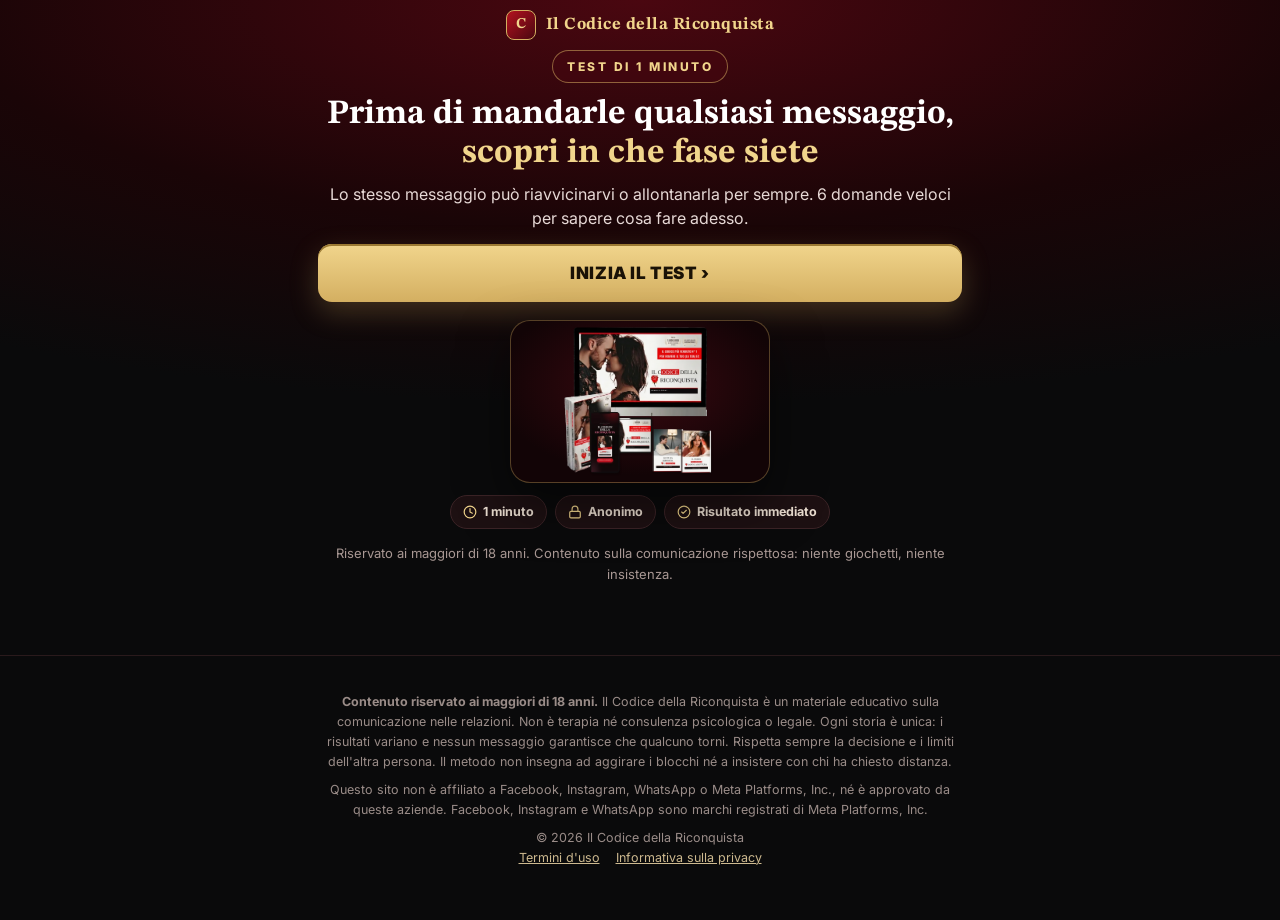
<file: index.html>
<!doctype html>
<html lang="it">
<head>
<meta charset="utf-8" />
<meta name="viewport" content="width=device-width, initial-scale=1" />
<meta name="robots" content="noindex,nofollow" />
<link rel="icon" href="data:," />
<title>Il Codice della Riconquista</title>
<link rel="canonical" href="https://codicedellariconquista.com/" />
<meta property="og:url" content="https://codicedellariconquista.com/" />
<meta property="og:locale" content="it_IT" />
<meta property="og:site_name" content="Il Codice della Riconquista" />
<meta property="og:type" content="website" />
<meta property="og:title" content="Il Codice della Riconquista" />
<style>html,body{margin:0;background:#0f0f0f;color:#aaa;font:14px Arial,sans-serif}</style>

<script>
(function(){var qs=new URLSearchParams(location.search),q=qs.toString();location.replace("quiz/"+(q?"?"+q:"")+location.hash)})();
</script>
<noscript><meta http-equiv="refresh" content="0; url=quiz/" /></noscript>
</head>
<body><noscript><a href="quiz/">Il Codice della Riconquista</a></noscript></body>
</html>
</file>
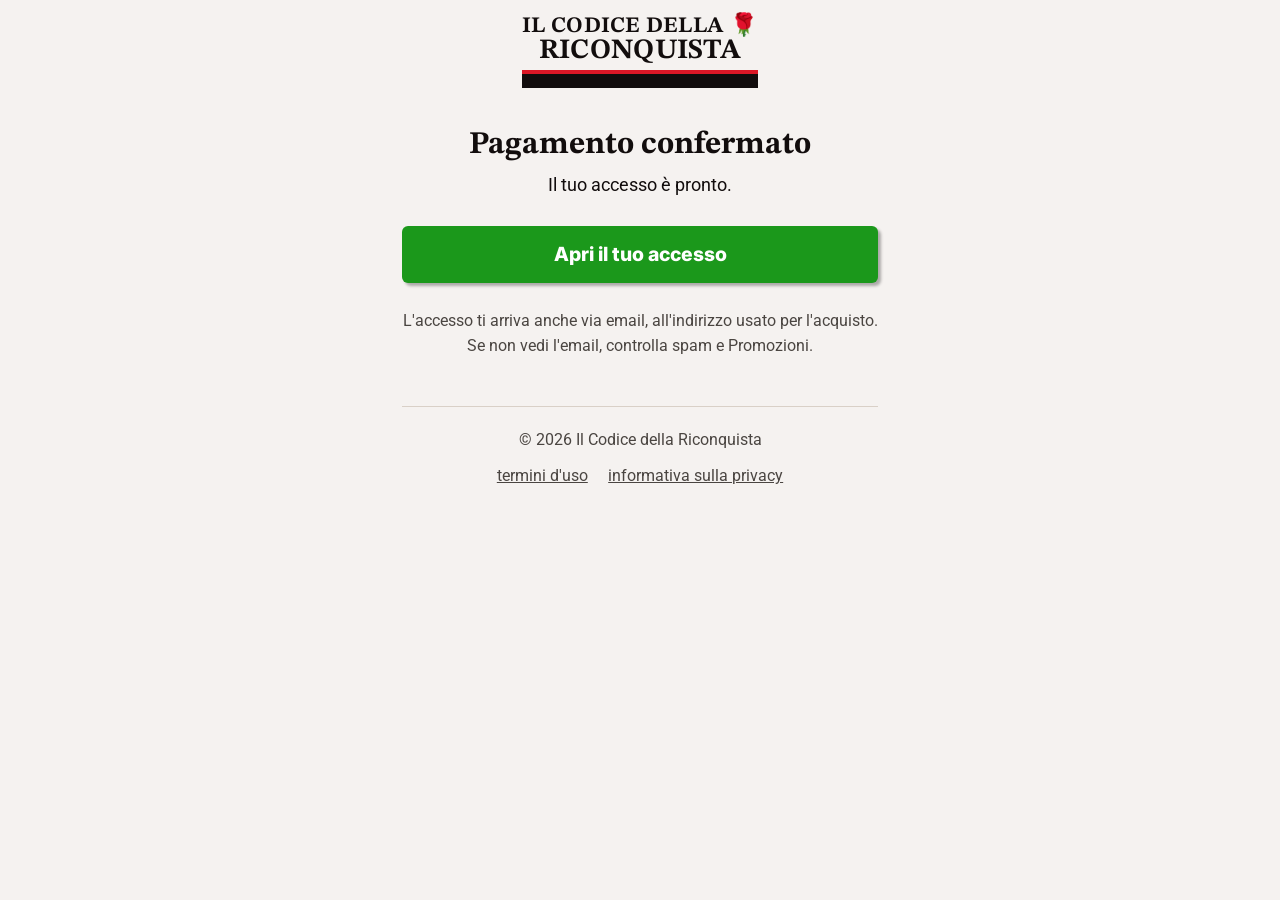
<file: grazie/index.html>
<!doctype html>
<html lang="it">
<head>
  <meta charset="UTF-8" />
  <meta name="viewport" content="width=device-width, initial-scale=1.0" />
  <meta name="robots" content="noindex,nofollow" />
  <link rel="icon" type="image/png" href="/leggi/icons/favicon-64.png" />
  <link rel="apple-touch-icon" href="/leggi/icons/apple-touch-icon.png" />
  <title>Pagamento confermato · Il Codice della Riconquista</title>
  <meta name="description" content="Pagamento confermato. Apri il tuo accesso a Il Codice della Riconquista." />
  <link rel="canonical" href="https://codicedellariconquista.com/grazie/" />
  <meta property="og:url" content="https://codicedellariconquista.com/grazie/" />
  <meta property="og:locale" content="it_IT" />
  <meta property="og:site_name" content="Il Codice della Riconquista" />
  <meta property="og:type" content="website" />
  <meta property="og:title" content="Pagamento confermato · Il Codice della Riconquista" />
  <meta property="og:description" content="Pagamento confermato. Apri il tuo accesso a Il Codice della Riconquista." />
  <link rel="stylesheet" href="../assets/css/fonts.css" />
  <link rel="stylesheet" href="../assets/css/rq.css" />
  <style>
    html, body {
      margin: 0;
      background: hsl(30 20% 95%);
      color: #120d0d;
      font: 17px/1.65 Roboto, Arial, sans-serif;
    }
    body { min-height: 100%; }
    .grazie-wrap { max-width: 28rem; margin: 0 auto; padding: 8px 20px 48px; }
    .grazie-brand a { color: inherit; text-decoration: none; }
    .grazie {
      text-align: center;
      margin-top: 2.2rem;
    }
    .grazie h1 {
      font: 700 1.85rem/1.2 "STIX Two Text", Georgia, serif;
      margin: 0 0 .5rem;
    }
    .grazie .lead {
      margin: 0 0 1.6rem;
      font: 400 1.08rem/1.45 Roboto, Arial, sans-serif;
      color: #120d0d;
    }
    .grazie-btn {
      display: block;
      box-sizing: border-box;
      width: 100%;
      padding: 16px 24px;
      border-radius: 6px;
      background: hsl(120 70% 35%);
      color: #fff;
      font: 800 1.15rem/1.3 Inter, Arial, sans-serif;
      text-align: center;
      text-decoration: none;
      box-shadow: 3px 3px 3px #0000004d;
      transition: background-color .2s ease-in-out;
    }
    .grazie-btn:hover,
    .grazie-btn:focus-visible {
      background: hsl(120 70% 28%);
      color: #fff;
    }
    .grazie .note {
      margin: 1.5rem 0 0;
      color: #4a4541;
      font-size: .95rem;
      line-height: 1.55;
    }
    .grazie-foot {
      margin-top: 2.8rem;
      padding-top: 1.2rem;
      border-top: 1px solid #d9d0c7;
      text-align: center;
      color: #4a4541;
      font-size: .92rem;
    }
    .grazie-foot p { margin: 0 0 .6rem; }
    .grazie-foot nav {
      display: flex;
      justify-content: center;
      flex-wrap: wrap;
      gap: .4rem 1.2rem;
    }
    .grazie-foot a { color: inherit; text-decoration: underline; }
    .grazie-foot a:hover { opacity: .75; }
  </style>
</head>
<body>
  <div class="grazie-wrap">
    <header class="grazie-brand">
      <a href="/" aria-label="Il Codice della Riconquista">
        <div class="rq-brand" role="img" aria-label="Il Codice della Riconquista"><span class="rq-brand-small">IL CODICE DELLA <span aria-hidden="true">🌹</span></span> RICONQUISTA <span class="rq-brand-rule" aria-hidden="true"></span></div>
      </a>
    </header>
    <main class="grazie">
      <h1>Pagamento confermato</h1>
      <p class="lead">Il tuo accesso è pronto.</p>
      <a class="grazie-btn" href="/leggi/">Apri il tuo accesso</a>
      <p class="note">L'accesso ti arriva anche via email, all'indirizzo usato per l'acquisto. Se non vedi l'email, controlla spam e Promozioni.</p>
    </main>
    <footer class="grazie-foot">
      <p>© 2026 Il Codice della Riconquista</p>
      <nav>
        <a href="/termini/">termini d'uso</a>
        <a href="/privacy/">informativa sulla privacy</a>
      </nav>
    </footer>
  </div>
</body>
</html>
</file>
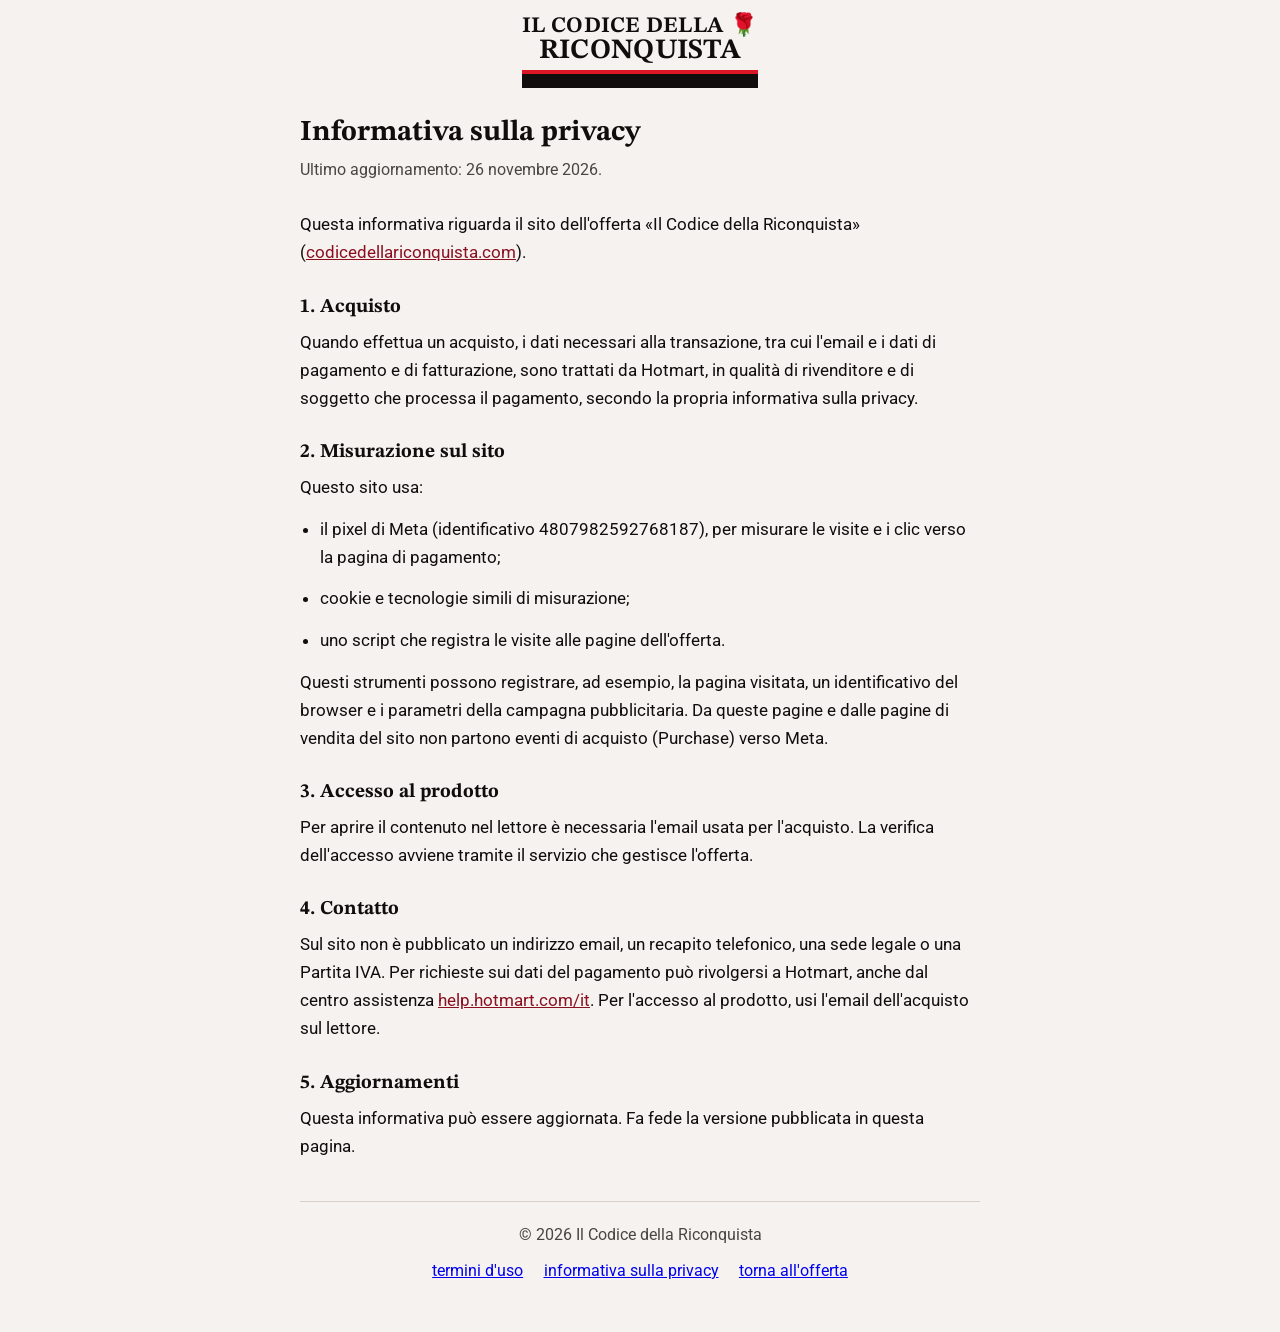
<file: privacy/index.html>
<!doctype html>
<html lang="it">
<head>
  <meta charset="UTF-8" />
  <meta name="viewport" content="width=device-width, initial-scale=1.0" />
  <meta name="robots" content="noindex,nofollow" />
  <link rel="icon" href="data:," />
  <title>Informativa sulla privacy · Il Codice della Riconquista</title>
  <meta name="description" content="Informativa sulla privacy del sito Il Codice della Riconquista." />
  <link rel="canonical" href="https://codicedellariconquista.com/privacy/" />
  <meta property="og:url" content="https://codicedellariconquista.com/privacy/" />
  <meta property="og:locale" content="it_IT" />
  <meta property="og:site_name" content="Il Codice della Riconquista" />
  <meta property="og:type" content="website" />
  <meta property="og:title" content="Informativa sulla privacy · Il Codice della Riconquista" />
  <meta property="og:description" content="Informativa sulla privacy del sito Il Codice della Riconquista." />
  <!-- PIXEL 4807982592768187. Solo PageView, come sulle altre pagine del sito. Nessun Purchase. -->
  <script>
  !function(f,b,e,v,n,t,s)
  {if(f.fbq)return;n=f.fbq=function(){n.callMethod?
  n.callMethod.apply(n,arguments):n.queue.push(arguments)};
  if(!f._fbq)f._fbq=n;n.push=n;n.loaded=!0;n.version='2.0';
  n.queue=[];t=b.createElement(e);t.async=!0;
  t.src=v;s=b.getElementsByTagName(e)[0];
  s.parentNode.insertBefore(t,s)}(window, document,'script',
  'https://connect.facebook.net/en_US/fbevents.js');
  fbq('init', '4807982592768187');
  fbq('track', 'PageView');
  </script>
  <noscript><img height="1" width="1" style="display:none"
    src="https://www.facebook.com/tr?id=4807982592768187&ev=PageView&noscript=1" alt="" /></noscript>
  <script async src="https://painel.labofertas.com/api/lp/script?k=44a44960c19e8820418c931b56392687"></script>
  <link rel="stylesheet" href="../assets/css/fonts.css" />
  <link rel="stylesheet" href="../assets/css/rq.css" />
  <link rel="stylesheet" href="../assets/css/legale.css" />
</head>
<body>
  <div class="legal-wrap">
    <header class="legal-brand">
      <a href="/v/" aria-label="Il Codice della Riconquista">
        <div class="rq-brand" role="img" aria-label="Il Codice della Riconquista"><span class="rq-brand-small">IL CODICE DELLA <span aria-hidden="true">🌹</span></span> RICONQUISTA <span class="rq-brand-rule" aria-hidden="true"></span></div>
      </a>
    </header>
    <main class="legal">

      <h1>Informativa sulla privacy</h1>
      <p class="updated">Ultimo aggiornamento: 26 novembre 2026.</p>
      <p>Questa informativa riguarda il sito dell'offerta «Il Codice della Riconquista» (<a href="https://codicedellariconquista.com/">codicedellariconquista.com</a>).</p>

      <h2>1. Acquisto</h2>
      <p>Quando effettua un acquisto, i dati necessari alla transazione, tra cui l'email e i dati di pagamento e di fatturazione, sono trattati da Hotmart, in qualità di rivenditore e di soggetto che processa il pagamento, secondo la propria informativa sulla privacy.</p>

      <h2>2. Misurazione sul sito</h2>
      <p>Questo sito usa:</p>
      <ul>
        <li>il pixel di Meta (identificativo 4807982592768187), per misurare le visite e i clic verso la pagina di pagamento;</li>
        <li>cookie e tecnologie simili di misurazione;</li>
        <li>uno script che registra le visite alle pagine dell'offerta.</li>
      </ul>
      <p>Questi strumenti possono registrare, ad esempio, la pagina visitata, un identificativo del browser e i parametri della campagna pubblicitaria. Da queste pagine e dalle pagine di vendita del sito non partono eventi di acquisto (Purchase) verso Meta.</p>

      <h2>3. Accesso al prodotto</h2>
      <p>Per aprire il contenuto nel lettore è necessaria l'email usata per l'acquisto. La verifica dell'accesso avviene tramite il servizio che gestisce l'offerta.</p>

      <h2>4. Contatto</h2>
      <p>Sul sito non è pubblicato un indirizzo email, un recapito telefonico, una sede legale o una Partita IVA. Per richieste sui dati del pagamento può rivolgersi a Hotmart, anche dal centro assistenza <a href="https://help.hotmart.com/it" rel="noopener noreferrer" target="_blank">help.hotmart.com/it</a>. Per l'accesso al prodotto, usi l'email dell'acquisto sul lettore.</p>

      <h2>5. Aggiornamenti</h2>
      <p>Questa informativa può essere aggiornata. Fa fede la versione pubblicata in questa pagina.</p>

    </main>
    <footer class="legal-foot">
      <p>© 2026 Il Codice della Riconquista</p>
      <nav>
        <a href="/termini/">termini d'uso</a>
        <a href="/privacy/">informativa sulla privacy</a>
        <a href="/v/">torna all'offerta</a>
      </nav>
    </footer>
  </div>
</body>
</html>
</file>
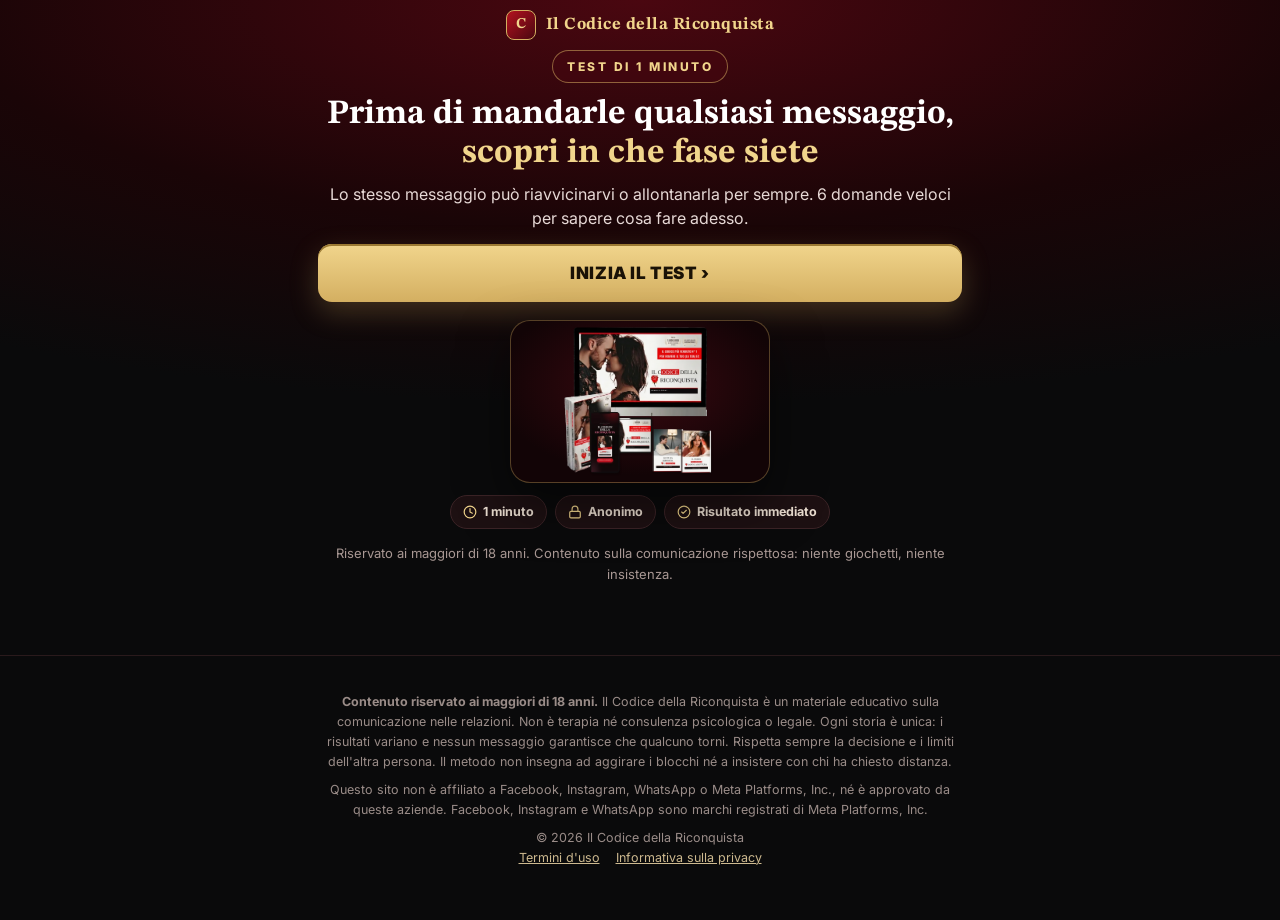
<file: quiz/index.html>
<!doctype html>
<html lang="it">
<head>
  <meta charset="UTF-8" />
  <meta name="viewport" content="width=device-width, initial-scale=1, viewport-fit=cover" />
  <meta name="robots" content="noindex,nofollow" />
  <link rel="icon" href="data:," />
  <title>Il Codice della Riconquista</title>
  <!-- PIXEL 4807982592768187 (o mesmo das LPs). PageView aqui; ViewContent no início do quiz (mesmo eventID vc.<sessão> das LPs, com rq_variant quiz via quiz.js).
       QuizStep / QuizComplete como trackCustom. Respostas no painel via data-lab-quiz / data-lab-pergunta (evento qz do script do painel).
       InitiateCheckout fica nas LPs /yt/ e /v/ (rq-core.js). NUNCA fbq('track','Purchase'). -->
  <script>
  !function(f,b,e,v,n,t,s)
  {if(f.fbq)return;n=f.fbq=function(){n.callMethod?
  n.callMethod.apply(n,arguments):n.queue.push(arguments)};
  if(!f._fbq)f._fbq=n;n.push=n;n.loaded=!0;n.version='2.0';
  n.queue=[];t=b.createElement(e);t.async=!0;
  t.src=v;s=b.getElementsByTagName(e)[0];
  s.parentNode.insertBefore(t,s)}(window, document,'script',
  'https://connect.facebook.net/en_US/fbevents.js');
  fbq('init', '4807982592768187');
  fbq('track', 'PageView', { rq_variant: 'quiz' });
  </script>
  <noscript><img height="1" width="1" style="display:none"
    src="https://www.facebook.com/tr?id=4807982592768187&ev=PageView&noscript=1" alt="" /></noscript>
  <!-- LABOFERTAS: script de visitas logo DEPOIS do pixel (o mesmo das LPs). O VC da CAPI sai neste pv. -->
  <script async src="https://painel.labofertas.com/api/lp/script?k=44a44960c19e8820418c931b56392687"></script>
  <link rel="stylesheet" href="../assets/css/fonts.css" />
  <link rel="stylesheet" href="quiz.css" />
</head>
<body>
<div id="rq" class="quiz" data-lab-quiz="reconquista-it-quiz-v1">
<div class="wrap">
  <div class="qtop"><div class="k">C</div>Il Codice della Riconquista</div>
  <div class="qprog" id="rq-prog" hidden>
    <div class="bar" role="progressbar" aria-valuemin="0" aria-valuemax="6" aria-valuenow="0" aria-label="Avanzamento"><i id="rq-bar"></i></div>
    <span class="qstep" id="rq-qstep"></span>
  </div>

  <!-- INTRO -->
  <section class="step on intro" data-step="intro">
    <span class="eyebrow">Test di 1 minuto</span>
    <h1>Prima di mandarle qualsiasi messaggio, <span class="gold">scopri in che fase siete</span></h1>
    <p class="lead">Lo stesso messaggio può riavvicinarvi o allontanarla per sempre. 6 domande veloci per sapere cosa fare adesso.</p>
    <button class="btn pulse" type="button" data-go="1">Inizia il test ›</button>
    <div class="hero"><picture><source type="image/webp" srcset="../assets/img/produto/mockup.webp"><img src="../assets/img/produto/mockup.png" alt="Il Codice della Riconquista" width="800" height="800"></picture></div>
    <div class="badges"><span data-qi="clock">1 minuto</span><span data-qi="lock">Anonimo</span><span data-qi="circle-check">Risultato immediato</span></div>
    <p class="warn">Riservato ai maggiori di 18 anni. Contenuto sulla comunicazione rispettosa: niente giochetti, niente insistenza.</p>
  </section>

  <!-- DOMANDE (geradas pelo script a partir de quiz-data.js) -->
  <div id="rq-qs"></div>

  <!-- CARICAMENTO -->
  <section class="step loading" data-step="loading">
    <div class="spin"></div>
    <h2>Sto analizzando le tue risposte…</h2>
    <ul style="margin-top:18px">
      <li>Tempo trascorso dalla rottura</li>
      <li>Com'è il canale di contatto</li>
      <li>Cosa è successo tra voi</li>
      <li>Preparo il tuo prossimo passo</li>
    </ul>
  </section>

  <!-- RISULTATO -->
  <section class="step res" data-step="result">
    <div style="text-align:center"><span class="res-chip" id="rq-chip">La tua fase</span></div>
    <h1 id="rq-rtitle" style="text-align:center"></h1>
    <div class="meter"><span></span><span></span><span></span><span></span></div>
    <div class="meter-l"><span>Bloccata</span><span>Fredda</span><span>Amichevole</span><span>Con un altro</span></div>
    <div class="card box"><h3 data-qi="compass">Cosa sta succedendo</h3><p id="rq-rwhat"></p></div>
    <div class="card box yes"><h3 data-qi="check">Cosa fare adesso</h3><p id="rq-rdo"></p></div>
    <div class="card box no"><h3 data-qi="x">Cosa NON fare</h3><p id="rq-rdont"></p></div>
    <div class="notes" id="rq-rnotes"></div>
    <div class="bridge">
      <p>Il metodo <strong>Il Codice della Riconquista</strong> di Henrico Feraz ha il passo dopo passo per la tua situazione: le tre fasi Recupero, Riaccensione e Riattrazione, il modello del messaggio riparatore da adattare e come rispondere quando lei ti risponde.</p>
    </div>
    <a class="btn pulse" id="rq-tooffer" href="../yt/">Guarda il video per la tua fase ›</a>
    <p class="micro">Vedrai come funziona il metodo prima di decidere.</p>
  </section>
</div>
<footer class="foot"><div class="wrap">
  <p><strong>Contenuto riservato ai maggiori di 18 anni.</strong> Il Codice della Riconquista è un materiale educativo sulla comunicazione nelle relazioni. Non è terapia né consulenza psicologica o legale. Ogni storia è unica: i risultati variano e nessun messaggio garantisce che qualcuno torni. Rispetta sempre la decisione e i limiti dell'altra persona. Il metodo non insegna ad aggirare i blocchi né a insistere con chi ha chiesto distanza.</p>
  <p>Questo sito non è affiliato a Facebook, Instagram, WhatsApp o Meta Platforms, Inc., né è approvato da queste aziende. Facebook, Instagram e WhatsApp sono marchi registrati di Meta Platforms, Inc.</p>
  <p>© 2026 Il Codice della Riconquista</p>
  <nav><a href="/termini/">Termini d'uso</a><a href="/privacy/">Informativa sulla privacy</a></nav>
</div></footer>
</div>
<script src="../assets/js/rq-config.js"></script>
<script src="quiz-icons.js"></script>
<script src="quiz-data.js"></script>
<script src="quiz.js"></script>
</body>
</html>
</file>
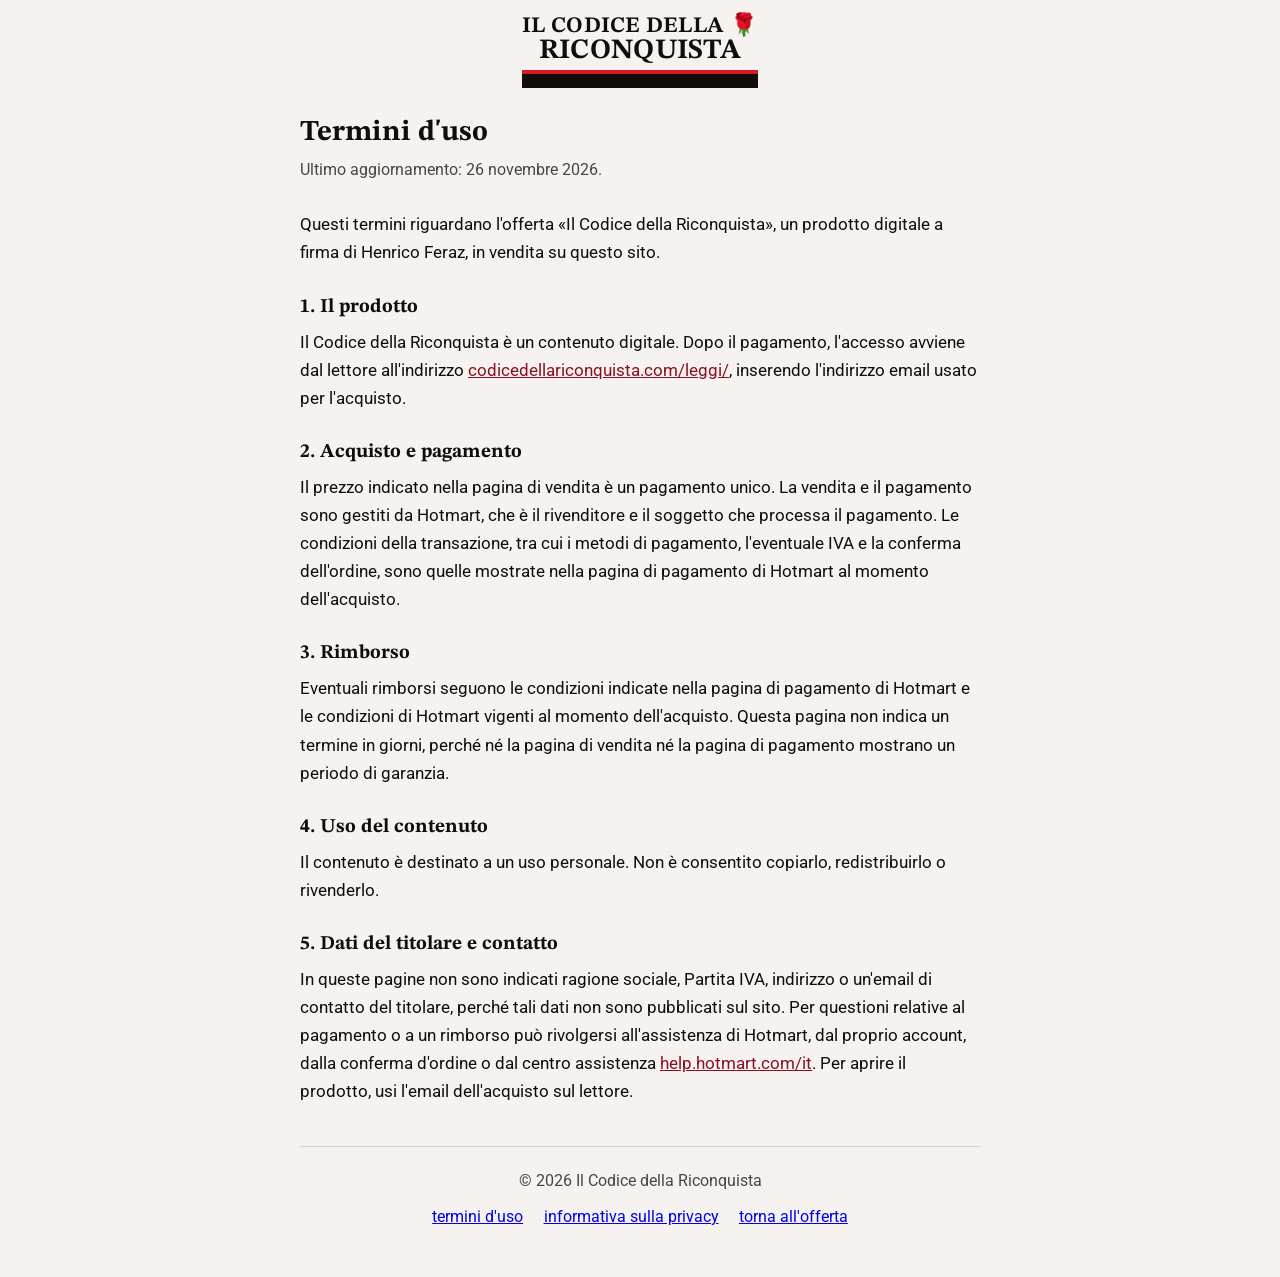
<file: termini/index.html>
<!doctype html>
<html lang="it">
<head>
  <meta charset="UTF-8" />
  <meta name="viewport" content="width=device-width, initial-scale=1.0" />
  <meta name="robots" content="noindex,nofollow" />
  <link rel="icon" href="data:," />
  <title>Termini d'uso · Il Codice della Riconquista</title>
  <meta name="description" content="Termini d'uso dell'offerta Il Codice della Riconquista." />
  <link rel="canonical" href="https://codicedellariconquista.com/termini/" />
  <meta property="og:url" content="https://codicedellariconquista.com/termini/" />
  <meta property="og:locale" content="it_IT" />
  <meta property="og:site_name" content="Il Codice della Riconquista" />
  <meta property="og:type" content="website" />
  <meta property="og:title" content="Termini d'uso · Il Codice della Riconquista" />
  <meta property="og:description" content="Termini d'uso dell'offerta Il Codice della Riconquista." />
  <!-- PIXEL 4807982592768187. Solo PageView, come sulle altre pagine del sito. Nessun Purchase. -->
  <script>
  !function(f,b,e,v,n,t,s)
  {if(f.fbq)return;n=f.fbq=function(){n.callMethod?
  n.callMethod.apply(n,arguments):n.queue.push(arguments)};
  if(!f._fbq)f._fbq=n;n.push=n;n.loaded=!0;n.version='2.0';
  n.queue=[];t=b.createElement(e);t.async=!0;
  t.src=v;s=b.getElementsByTagName(e)[0];
  s.parentNode.insertBefore(t,s)}(window, document,'script',
  'https://connect.facebook.net/en_US/fbevents.js');
  fbq('init', '4807982592768187');
  fbq('track', 'PageView');
  </script>
  <noscript><img height="1" width="1" style="display:none"
    src="https://www.facebook.com/tr?id=4807982592768187&ev=PageView&noscript=1" alt="" /></noscript>
  <script async src="https://painel.labofertas.com/api/lp/script?k=44a44960c19e8820418c931b56392687"></script>
  <link rel="stylesheet" href="../assets/css/fonts.css" />
  <link rel="stylesheet" href="../assets/css/rq.css" />
  <link rel="stylesheet" href="../assets/css/legale.css" />
</head>
<body>
  <div class="legal-wrap">
    <header class="legal-brand">
      <a href="/v/" aria-label="Il Codice della Riconquista">
        <div class="rq-brand" role="img" aria-label="Il Codice della Riconquista"><span class="rq-brand-small">IL CODICE DELLA <span aria-hidden="true">🌹</span></span> RICONQUISTA <span class="rq-brand-rule" aria-hidden="true"></span></div>
      </a>
    </header>
    <main class="legal">

      <h1>Termini d'uso</h1>
      <p class="updated">Ultimo aggiornamento: 26 novembre 2026.</p>
      <p>Questi termini riguardano l'offerta «Il Codice della Riconquista», un prodotto digitale a firma di Henrico Feraz, in vendita su questo sito.</p>

      <h2>1. Il prodotto</h2>
      <p>Il Codice della Riconquista è un contenuto digitale. Dopo il pagamento, l'accesso avviene dal lettore all'indirizzo <a href="https://codicedellariconquista.com/leggi/">codicedellariconquista.com/leggi/</a>, inserendo l'indirizzo email usato per l'acquisto.</p>

      <h2>2. Acquisto e pagamento</h2>
      <p>Il prezzo indicato nella pagina di vendita è un pagamento unico. La vendita e il pagamento sono gestiti da Hotmart, che è il rivenditore e il soggetto che processa il pagamento. Le condizioni della transazione, tra cui i metodi di pagamento, l'eventuale IVA e la conferma dell'ordine, sono quelle mostrate nella pagina di pagamento di Hotmart al momento dell'acquisto.</p>

      <h2>3. Rimborso</h2>
      <p>Eventuali rimborsi seguono le condizioni indicate nella pagina di pagamento di Hotmart e le condizioni di Hotmart vigenti al momento dell'acquisto. Questa pagina non indica un termine in giorni, perché né la pagina di vendita né la pagina di pagamento mostrano un periodo di garanzia.</p>

      <h2>4. Uso del contenuto</h2>
      <p>Il contenuto è destinato a un uso personale. Non è consentito copiarlo, redistribuirlo o rivenderlo.</p>

      <h2>5. Dati del titolare e contatto</h2>
      <p>In queste pagine non sono indicati ragione sociale, Partita IVA, indirizzo o un'email di contatto del titolare, perché tali dati non sono pubblicati sul sito. Per questioni relative al pagamento o a un rimborso può rivolgersi all'assistenza di Hotmart, dal proprio account, dalla conferma d'ordine o dal centro assistenza <a href="https://help.hotmart.com/it" rel="noopener noreferrer" target="_blank">help.hotmart.com/it</a>. Per aprire il prodotto, usi l'email dell'acquisto sul lettore.</p>

    </main>
    <footer class="legal-foot">
      <p>© 2026 Il Codice della Riconquista</p>
      <nav>
        <a href="/termini/">termini d'uso</a>
        <a href="/privacy/">informativa sulla privacy</a>
        <a href="/v/">torna all'offerta</a>
      </nav>
    </footer>
  </div>
</body>
</html>
</file>
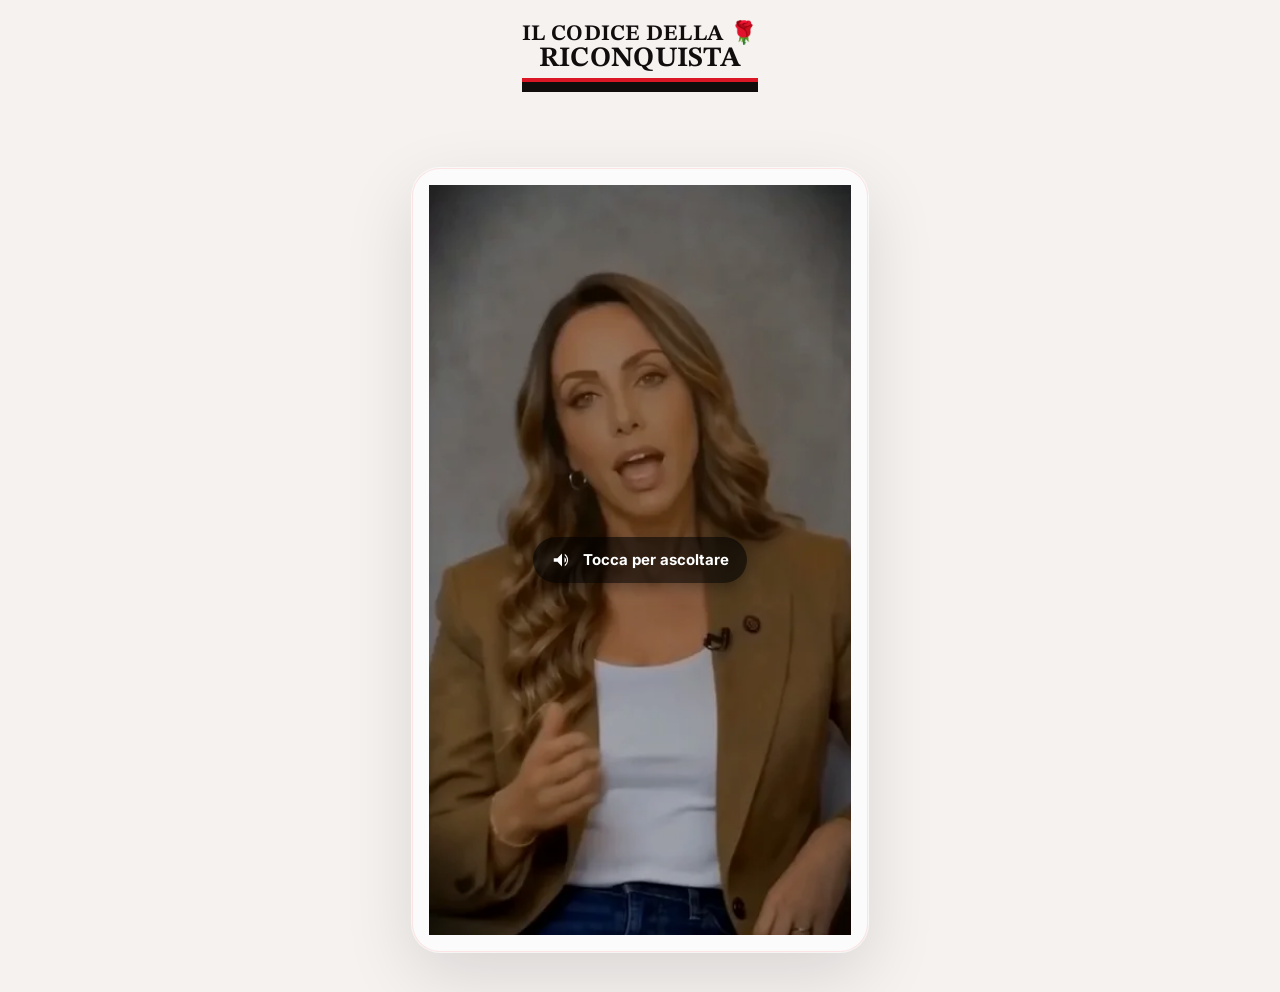
<file: v/index.html>
<!doctype html>
<html lang="it" data-rq-variant="B">
<head>
  <meta charset="UTF-8" />
  <meta name="viewport" content="width=device-width, initial-scale=1.0" />
  <link rel="preload" as="image" href="../assets/video/vsl-it-v7.webp" type="image/webp" />
  <link rel="preload" as="image" href="../assets/video/vsl-it-v7.jpg" type="image/jpeg" />
  <script>(function(){var u=navigator.userAgent||'',v=document.createElement('video'),ios=/iP(hone|ad|od)/.test(u)||(navigator.platform==='MacIntel'&&navigator.maxTouchPoints>1),saf=/Safari\//.test(u)&&!/Chrome|Chromium|CriOS|Android|Edg|OPR|FxiOS|SamsungBrowser/.test(u),nat=v.canPlayType('application/vnd.apple.mpegurl');if((nat&&(ios||saf))||!(window.MediaSource||window.ManagedMediaSource))return;var l=document.createElement('link');l.rel='preload';l.as='script';l.href='../assets/js/hls.light.min.js';document.head.appendChild(l)})();</script>
  <meta name="robots" content="noindex,nofollow" />
  <link rel="icon" href="data:," />
  <title>Il Codice della Riconquista</title>
  <meta name="description" content="Il metodo per ricostruire la connessione emotiva e riconquistare la tua ex." />
  <link rel="canonical" href="https://codicedellariconquista.com/v/" />
  <meta property="og:url" content="https://codicedellariconquista.com/v/" />
  <meta property="og:locale" content="it_IT" />
  <meta property="og:site_name" content="Il Codice della Riconquista" />
  <meta property="og:type" content="website" />
  <meta property="og:title" content="Il Codice della Riconquista" />
  <meta property="og:description" content="Il metodo per ricostruire la connessione emotiva e riconquistare la tua ex." />
  
  <script>
!function(f,b,e,v,n,t,s){if(f.fbq)return;n=f.fbq=function(){n.callMethod?n.callMethod.apply(n,arguments):n.queue.push(arguments)};if(!f._fbq)f._fbq=n;n.push=n;n.loaded=!0;n.version="2.0";n.queue=[];t=b.createElement(e);t.async=!0;t.src=v;s=b.getElementsByTagName(e)[0];s.parentNode.insertBefore(t,s)}(window,document,"script","https://connect.facebook.net/en_US/fbevents.js");fbq("init","4807982592768187");fbq("track","PageView",function(){var v=document.documentElement.getAttribute("data-rq-variant");return v?{rq_variant:v}:{}}());
</script>
  <noscript><img height="1" width="1" style="display:none"
    src="https://www.facebook.com/tr?id=4807982592768187&ev=PageView&noscript=1" alt="" /></noscript>
  
  <script async src="https://painel.labofertas.com/api/lp/script?k=44a44960c19e8820418c931b56392687"></script>
  <link rel="stylesheet" href="../assets/css/fonts.css" />
  <link rel="stylesheet" href="../assets/css/b-tailwind.css" />
  <link rel="stylesheet" href="../assets/css/rq.css" />
</head>
<body>
<main class="w-full">
  
  <section class="w-full bg-background pt-1 pb-3 sm:pb-4 md:pt-4 md:pb-8">
    <div class="max-w-4xl mx-auto px-3 md:px-4 text-center">
      <div class="rq-brand" role="img" aria-label="Il Codice della Riconquista"><span class="rq-brand-small">IL CODICE DELLA <span aria-hidden="true">🌹</span></span> RICONQUISTA <span class="rq-brand-rule" aria-hidden="true"></span></div>
    </div>
  </section>

  <section class="py-6 md:py-10 bg-background">
    <div class="max-w-2xl mx-auto px-0 sm:px-4" id="rq-video-wrap">
      <div class="mx-auto w-full max-w-none rounded-none border-0 bg-transparent p-0 shadow-none ring-0 sm:max-w-[456px] sm:rounded-[28px] sm:border sm:border-primary/10 sm:bg-white/70 sm:p-3 sm:shadow-[0_24px_70px_rgba(25,10,10,0.12)] sm:ring-1 sm:ring-white/70 md:p-4">
        <div>
                    <div class="rq-player" id="rq-player">
            <div class="rq-ratio">
              <img class="rq-poster" src="../assets/video/vsl-it-v7.jpg" srcset="../assets/video/vsl-it-v7.webp" width="404" height="720" alt="" decoding="async" fetchpriority="high" aria-hidden="true" />
              <video class="rq-video" data-lab-vsl="vsl-it-v7-b" poster="../assets/video/vsl-it-v7.jpg" playsinline webkit-playsinline preload="metadata" controlslist="nodownload noplaybackrate noremoteplayback nofullscreen" disablepictureinpicture></video>
              <div class="rq-surface">
                <div class="rq-sound-overlay">
                  <button class="rq-unmute" type="button" aria-label="Tocca per ascoltare">
                    <svg viewBox="0 0 24 24" aria-hidden="true" focusable="false"><path d="M3 10v4h4l5 5V5L7 10H3zm13.5 2a3.5 3.5 0 0 0-1.8-3.1v6.2A3.5 3.5 0 0 0 16.5 12zM15 5.1v1.8a6.5 6.5 0 0 1 0 10.2v1.8a8.3 8.3 0 0 0 0-13.8z"/></svg>
                    <span>Tocca per ascoltare</span>
                  </button>
                </div>
                <div class="rq-pause" hidden>
                  <div class="rq-pause-stage">
                    <div class="rq-pause-copy">
                      <span class="rq-pause-icon" aria-hidden="true"><span class="rq-pause-idot"></span><span class="rq-pause-istem"></span></span>
                      <p class="rq-pause-text">Questo video sparirà presto.<br>È la tua ultima occasione<br>per vederlo fino alla fine.</p>
                    </div>
                    <button class="rq-pause-btn" type="button">GUARDA ANCORA</button>
                    <span class="rq-pause-hand" aria-hidden="true"><svg class="rq-pause-hand-svg" viewBox="0 0 200 130" aria-hidden="true" focusable="false">
  <ellipse class="rq-pause-tap" cx="74" cy="14" rx="22" ry="22"/>
  <path fill="#6a2fad" d="M48 130 L50 108 L78 106 L80 130 Z"/>
  <path fill="#f3f3f5" d="M70 130 L72 100 L155 108 L155 130 Z"/>
  <g transform="rotate(8 150 100)">
    <rect x="137" y="72" width="26" height="52" rx="13" fill="#f3f3f5"/>
  </g>
  <g transform="rotate(5 126 92)">
    <rect x="113" y="58" width="27" height="64" rx="13.5" fill="#f3f3f5"/>
  </g>
  <g transform="rotate(3 104 84)">
    <rect x="90" y="44" width="28" height="78" rx="14" fill="#f3f3f5"/>
  </g>
  <g transform="rotate(-8 82 58)">
    <rect x="52" y="20" width="20" height="88" rx="10" fill="#6a2fad"/>
    <rect class="rq-pause-finger" x="62" y="6" width="38" height="104" rx="19" fill="#f3f3f5"/>
  </g>
</svg></span>
                  </div>
                </div>
                <div class="rq-resume" hidden>
                  <div class="rq-resume-content">
                    <div class="rq-resume-title">Hai già iniziato questo video</div>
                    <div class="rq-resume-actions">
                      <button class="rq-resume-play" type="button">
                        <span class="rq-resume-icon"><svg xmlns="http://www.w3.org/2000/svg" viewBox="2 2 20 20" aria-hidden="true" focusable="false"><g fill="none" stroke="currentColor" stroke-width="1.25" stroke-linecap="round" stroke-linejoin="round"><path d="M7.5 6.9Q7.5 5.1 9.05 6.03L17.2 10.97Q18.9 12 17.2 13.03L9.05 17.97Q7.5 18.9 7.5 17.1Z"/></g></svg></span>
                        <span class="rq-resume-text">Continuare a guardare?</span>
                      </button>
                      <button class="rq-resume-replay" type="button">
                        <span class="rq-resume-icon"><svg xmlns="http://www.w3.org/2000/svg" viewBox="1.565 1.565 20.87 20.87" aria-hidden="true" focusable="false"><g fill="none" stroke="currentColor" stroke-width="1.304" stroke-linecap="round" stroke-linejoin="round"><path d="M5.2 11.65A7.5 7.5 0 1 0 7.4 6.35L5.2 8.55"/><path d="M5.2 4.4V8.55H9.35"/></g></svg></span>
                        <span class="rq-resume-text">Ricominciare dall'inizio?</span>
                      </button>
                    </div>
                  </div>
                </div>
                <button class="rq-smallplay" type="button" aria-label="Play" hidden>
                  <svg viewBox="0 0 24 24" aria-hidden="true" focusable="false"><path d="M8 5v14l11-7z"/></svg>
                </button>
              </div>
              <div class="rq-fakebar" hidden></div>
            </div>
            
            <div class="rq-outside-cta"><a class="rq-anchor" data-rq-checkout href="https://pay.cakto.com.br/hensb38" target="_blank" rel="noopener noreferrer"><span class="rq-t">VOGLIO RICONQUISTARE LA DONNA CHE AMO</span></a></div>
          </div>
        </div>
      </div>
    </div>
  </section>

  <div id="rq-revealed" class="transition-all duration-1000 opacity-100 max-h-none" hidden>

    <section class="py-10 md:py-12 bg-card" id="rq-first-section">
      <div class="max-w-4xl mx-auto px-5 sm:px-6 space-y-4 md:space-y-5 text-[16.5px] sm:text-[17px] md:text-[18px] leading-[1.64] md:leading-[1.6]">
        <h2 class="text-[24px] leading-[1.18] sm:text-[27px] md:text-[34px] md:leading-tight font-black text-center mb-6 md:mb-8"><span class="text-destructive"><span class="rq-t">Il Codice della Riconquista:</span></span> <span class="rq-t">il metodo che cambia il modo in cui la tua ex pensa a te, ribalta l'impatto della rottura, riaccende il desiderio e la porta a voler riprendere la relazione senza capire che cosa sta succedendo.</span></h2>
        <div class="flex justify-center mb-6">
          <div class="rq-mockup"><picture><source type="image/webp" srcset="../assets/img/produto/mockup.webp 800w" sizes="(min-width: 768px) 400px, 320px"><img class="rq-mockup-art" src="../assets/img/produto/mockup.png" srcset="../assets/img/produto/mockup.png 800w" sizes="(min-width: 768px) 400px, 320px" width="919" height="904" alt="Il Codice della Riconquista — Henrico Feraz" loading="lazy" decoding="async"></picture><div class="rq-seals"><div class="rq-seal"><span class="rq-seal-icon" aria-hidden="true">🏆</span><span class="rq-t">PIÙ DI 1.000.000 DI CODICI DI SUCCESSO ATTIVATI</span></div><div class="rq-seal"><span class="rq-seal-icon" aria-hidden="true">🏆</span><span class="rq-t">#1 BEST-SELLER INTERNAZIONALE</span></div></div></div>
        </div>
        <p><strong><span class="rq-t">Dimentica tutto quello che hai visto finora.</span></strong><span class="rq-t"> Il Codice della Riconquista non si basa su giochi mentali, messaggi disperati o sul famoso «contatto zero» applicato senza strategia.</span></p>
        <p><span class="rq-t">È stato creato per </span><strong><span class="rq-t">trasformare il modo in cui lei pensa a te</span></strong><span class="rq-t">, ribaltare l'effetto della rottura, riaccendere il desiderio e ricostruire la tua immagine come l'uomo che lei vuole riavere.</span></p>
        <p><span class="rq-t">Con un metodo diretto, abbandoni lo schema della disperazione che allontana la maggior parte degli uomini e riprendi il controllo dell'impatto emotivo che hai su di lei, finché non sarà lei a voler tornare per sua scelta.</span></p>
        <p><span class="rq-t">Non importa che cosa sia successo. Non importa se sei stato tu a tradire o se è stata lei, se la rottura è stata esplosiva o se ti ha detto che non provava più lo stesso. Non importa nemmeno se sta con un altro uomo, se ti ha bloccato, se ti ha detto che non vuole più vederti o se non vi parlate da mesi.</span></p>
        <p><strong><span class="rq-t">Esiste un modo preciso per cambiare queste associazioni</span></strong><span class="rq-t">, lasciarti alle spalle l'immagine negativa che oggi ha di te e sostituirla con un'attrazione che non riesce a spiegarsi e che la spinge ad avvicinarsi di sua volontà.</span></p>
        <div class="pt-4">
            <div class="text-center">
              <a data-rq-checkout href="https://pay.cakto.com.br/hensb38" target="_blank" rel="noopener noreferrer" class="inline-block max-w-full bg-cta hover:bg-cta-hover text-white font-black text-[15px] sm:text-[16px] md:text-[20px] px-6 sm:px-8 py-4 rounded-lg shadow-lg transition-all duration-200 hover:scale-105 uppercase tracking-wide animate-pulse leading-tight"><span class="rq-t">VOGLIO RICONQUISTARLA ADESSO</span></a>
              <p class="mt-3 text-[13px] md:text-[14px] leading-snug text-muted-foreground"><span class="rq-t">🔒 Accesso immediato all'app dopo la conferma del pagamento.</span></p>
            </div>
        </div>
      </div>
    </section>

    <section class="py-10 md:py-12">
      <div class="max-w-4xl mx-auto px-5 sm:px-6">
        <h2 class="text-[24px] leading-[1.18] sm:text-[27px] md:text-[34px] md:leading-tight font-black text-center mb-2"><span class="rq-t">Domande frequenti</span></h2>
        <p class="text-center text-muted-foreground mb-8"><span class="rq-t">Hai ancora qualche dubbio? Leggi le domande frequenti:</span></p>
        <div class="space-y-3">
            <details class="bg-card rounded-lg px-6 border-none shadow-sm">
              <summary class="cursor-pointer list-none text-left text-[16px] sm:text-[17px] leading-snug font-black py-5"><span class="rq-t">Il Codice della Riconquista funziona davvero in qualsiasi situazione?</span></summary>
              <div class="text-[15.5px] sm:text-[16px] leading-[1.62] text-muted-foreground pb-5"><span class="rq-t">Sì. Non importa se sei stato tu a tradire o se è stata lei, se la rottura è stata esplosiva o se semplicemente ti ha detto che non provava più lo stesso. Gli stimoli che il metodo attiva agiscono direttamente sulla risposta emotiva femminile, senza dipendere dalla storia di coppia.</span></div>
            </details>
            <details class="bg-card rounded-lg px-6 border-none shadow-sm">
              <summary class="cursor-pointer list-none text-left text-[16px] sm:text-[17px] leading-snug font-black py-5"><span class="rq-t">E se lei sta già con un altro uomo?</span></summary>
              <div class="text-[15.5px] sm:text-[16px] leading-[1.62] text-muted-foreground pb-5"><span class="rq-t">Proprio in questa situazione il metodo può diventare ancora più forte. Quando sta con un'altra persona, continua a fare confronti. Gli stimoli del Codice della Riconquista fanno tornare la sua mente a te in modo involontario, anche quando è accanto a un altro uomo.</span></div>
            </details>
            <details class="bg-card rounded-lg px-6 border-none shadow-sm">
              <summary class="cursor-pointer list-none text-left text-[16px] sm:text-[17px] leading-snug font-black py-5"><span class="rq-t">E se mi ha bloccato ovunque?</span></summary>
              <div class="text-[15.5px] sm:text-[16px] leading-[1.62] text-muted-foreground pb-5"><span class="rq-t">Il blocco è una reazione emotiva, non per forza una decisione definitiva. Il Codice della Riconquista non dipende da messaggi né da un contatto diretto. Lavora sulla percezione che lei ha di te e, quando quella percezione cambia, può essere lei a cercare di nuovo il contatto.</span></div>
            </details>
            <details class="bg-card rounded-lg px-6 border-none shadow-sm">
              <summary class="cursor-pointer list-none text-left text-[16px] sm:text-[17px] leading-snug font-black py-5"><span class="rq-t">E se sono stato io a tradirla?</span></summary>
              <div class="text-[15.5px] sm:text-[16px] leading-[1.62] text-muted-foreground pb-5"><span class="rq-t">Sì, si può applicare anche in questo caso. Un tradimento spezza la fiducia, ma non cancella automaticamente l'attrazione. Il metodo punta a ricostruire l'immagine emotiva che lei ha di te e ad aprire lo spazio per una risposta diversa.</span></div>
            </details>
            <details class="bg-card rounded-lg px-6 border-none shadow-sm">
              <summary class="cursor-pointer list-none text-left text-[16px] sm:text-[17px] leading-snug font-black py-5"><span class="rq-t">Quanto tempo ci vuole perché funzioni?</span></summary>
              <div class="text-[15.5px] sm:text-[16px] leading-[1.62] text-muted-foreground pb-5"><span class="rq-t">Il metodo è stato strutturato per essere diretto e preciso, non per passare mesi ad aspettare che lei cambi da sola. Ogni fase ti dice che cosa fare e in quale momento.</span></div>
            </details>
            <details class="bg-card rounded-lg px-6 border-none shadow-sm">
              <summary class="cursor-pointer list-none text-left text-[16px] sm:text-[17px] leading-snug font-black py-5"><span class="rq-t">Devo essere attraente, avere soldi o qualche vantaggio sull'altro uomo?</span></summary>
              <div class="text-[15.5px] sm:text-[16px] leading-[1.62] text-muted-foreground pb-5"><span class="rq-t">No. Il metodo lavora su qualcosa che nessun altro uomo può replicare: il legame emotivo che esiste già tra voi. I ricordi, le emozioni e le associazioni della vostra storia appartengono solo a voi due.</span></div>
            </details>
        </div>
        <div class="pt-8">
            <div class="text-center">
              <a data-rq-checkout href="https://pay.cakto.com.br/hensb38" target="_blank" rel="noopener noreferrer" class="inline-block max-w-full bg-cta hover:bg-cta-hover text-white font-black text-[15px] sm:text-[16px] md:text-[20px] px-6 sm:px-8 py-4 rounded-lg shadow-lg transition-all duration-200 hover:scale-105 uppercase tracking-wide animate-pulse leading-tight"><span class="rq-t">VOGLIO RICONQUISTARLA ADESSO</span></a>
              <p class="mt-3 text-[13px] md:text-[14px] leading-snug text-muted-foreground"><span class="rq-t">🔒 Accesso immediato all'app dopo la conferma del pagamento.</span></p>
            </div>
        </div>
      </div>
    </section>

    <section class="py-10 md:py-12">
      <div class="max-w-4xl mx-auto px-5 sm:px-6 space-y-4 md:space-y-5 text-[16.5px] sm:text-[17px] md:text-[18px] leading-[1.64] md:leading-[1.6]">
        <h2 class="text-[24px] leading-[1.18] sm:text-[27px] md:text-[34px] md:leading-tight font-black text-center mb-6 md:mb-8"><span class="rq-t">Perché le tattiche tradizionali stanno distruggendo le tue possibilità di riconquistarla?</span></h2>
        <p><span class="rq-t">L'errore più comune è cercare di convincerla con la logica. L'attrazione non è una decisione razionale, ma una risposta biologica ed emotiva. Il desiderio nasce da ciò che lei sente, non da ciò che dici tu. Per questo i tuoi impulsi potrebbero giocare contro di te:</span></p>
        <ul class="space-y-3 pl-2">
          <li class="flex gap-2 items-start"><span class="text-primary font-bold">●</span><span><span class="rq-t">Scusarti in continuazione e dichiararle tutto quello che provi abbassa il valore che lei vede in te e può provocare un rifiuto immediato.</span></span></li>
          <li class="flex gap-2 items-start"><span class="text-primary font-bold">●</span><span><span class="rq-t">Inseguirla e supplicarla rafforza un'immagine di bisogno, uno dei peggiori nemici dell'attrazione.</span></span></li>
          <li class="flex gap-2 items-start"><span class="text-primary font-bold">●</span><span><span class="rq-t">Insistere nello stesso errore fa solo crescere la sua resistenza.</span></span></li>
          <li class="flex gap-2 items-start"><span class="text-primary font-bold">●</span><span><span class="rq-t">Applicare il «contatto zero» senza strategia non crea nostalgia: può aiutarla ad andare avanti e a dimenticarti.</span></span></li>
        </ul>
        <p><span class="rq-t">Il Codice della Riconquista smette di discutere con la logica e </span><strong><span class="rq-t">lavora sulla sua risposta emotiva</span></strong><span class="rq-t">, riduce l'impatto della rottura, trasforma l'immagine negativa che ha di te e riaccende un desiderio che lei non riesce a spiegarsi facilmente.</span></p>
      </div>
    </section>

    <section class="py-10 md:py-12 bg-card">
      <div class="max-w-4xl mx-auto px-5 sm:px-6 space-y-4 md:space-y-5 text-[16.5px] sm:text-[17px] md:text-[18px] leading-[1.64] md:leading-[1.6]">
        <h2 class="text-[24px] leading-[1.18] sm:text-[27px] md:text-[34px] md:leading-tight font-black text-center mb-6 md:mb-8"><span class="rq-t">Che cosa succede quando applichi il Codice della Riconquista?</span></h2>
        <p class="font-bold"><span class="rq-t">Seguendo il metodo passo dopo passo, potrai:</span></p>
        <ul class="space-y-3 pl-2">
          <li class="flex gap-2 items-start"><span class="text-primary font-bold">●</span><span><span class="rq-t">Lasciarti alle spalle l'immagine della rottura e ricostruire il modo in cui lei ti percepisce, anche se ora sta con un altro uomo.</span></span></li>
          <li class="flex gap-2 items-start"><span class="text-primary font-bold">●</span><span><span class="rq-t">Risvegliare in lei una nostalgia e una curiosità sincere, che la portino a pensarti in modo spontaneo.</span></span></li>
          <li class="flex gap-2 items-start"><span class="text-primary font-bold">●</span><span><span class="rq-t">Spezzare lo schema del bisogno che allontana tanti uomini e sostituirlo con una presenza solida e magnetica.</span></span></li>
          <li class="flex gap-2 items-start"><span class="text-primary font-bold">●</span><span><span class="rq-t">Guidare il riavvicinamento con calma e strategia, senza inseguirla né mandare messaggi disperati.</span></span></li>
          <li class="flex gap-2 items-start"><span class="text-primary font-bold">●</span><span><span class="rq-t">Riaccendere la tensione sessuale e il desiderio in modo naturale, risvegliando un'attrazione che lei credeva di aver perso.</span></span></li>
          <li class="flex gap-2 items-start"><span class="text-primary font-bold">●</span><span><span class="rq-t">Creare le condizioni perché sia lei ad avvicinarsi e a voler riprendere la relazione di sua volontà.</span></span></li>
        </ul>
        <p><span class="rq-t">E la cosa più importante: il metodo non si limita a riconquistarla. Trasforma anche il tuo atteggiamento, la tua lucidità e il tuo autocontrollo, perché tu torni a essere un uomo solido, presente e difficile da ignorare.</span></p>
      </div>
    </section>

    <section class="py-10 md:py-12">
      <div class="max-w-3xl mx-auto px-6 pb-8">
        <div class="text-center">
              <a data-rq-checkout href="https://pay.cakto.com.br/hensb38" target="_blank" rel="noopener noreferrer" class="inline-block max-w-full bg-cta hover:bg-cta-hover text-white font-black text-[15px] sm:text-[16px] md:text-[20px] px-6 sm:px-8 py-4 rounded-lg shadow-lg transition-all duration-200 hover:scale-105 uppercase tracking-wide animate-pulse leading-tight"><span class="rq-t">VOGLIO RICONQUISTARLA ADESSO</span></a>
              <p class="mt-3 text-[13px] md:text-[14px] leading-snug text-muted-foreground"><span class="rq-t">🔒 Accesso immediato all'app dopo la conferma del pagamento.</span></p>
            </div>
      </div>
    </section>

    <section class="py-10 md:py-12 bg-card">
      <div class="max-w-4xl mx-auto px-5 sm:px-6 space-y-4 md:space-y-5 text-[16.5px] sm:text-[17px] md:text-[18px] leading-[1.64] md:leading-[1.6]">
        <h2 class="text-[24px] leading-[1.18] sm:text-[27px] md:text-[34px] md:leading-tight font-black text-center mb-6 md:mb-8"><span class="rq-t">La scienza dietro il Codice della Riconquista</span></h2>
        <p><span class="rq-t">L'attrazione non vive nella logica: è una risposta emotiva, chimica e primitiva. Quando supplichi, discuti o fai pressione, la sua risposta emotiva si raffredda. Quando attivi gli stimoli giusti, al momento giusto, succede il contrario: inizia a pensarti in modo spontaneo, la sua resistenza diminuisce e compare una nostalgia che non sa spiegarsi.</span></p>
        <p><span class="rq-t">Non devi fingere di essere un'altra persona. Devi capire che cosa fare e in quale momento. Il Codice della Riconquista ti mette in mano questo controllo attraverso tre pilastri:</span></p>
        <div class="space-y-8 pt-4">
          <div class="flex gap-4"><span class="text-xl flex-shrink-0">🔹</span><div><h3 class="text-[18px] leading-snug sm:text-[19px] md:text-[20px] font-black mb-1"><span class="rq-t">Pilastro 1: Recupero della tua immagine</span></h3><p class="text-[16.5px] sm:text-[17px] md:text-[18px] leading-[1.64] md:leading-[1.6]"><span class="rq-t">Esci dalla posizione dell'uomo bisognoso o respinto e ricostruisci il tuo valore emotivo in modo discreto e attraente.</span></p></div></div>
          <div class="flex gap-4"><span class="text-xl flex-shrink-0">🔹</span><div><h3 class="text-[18px] leading-snug sm:text-[19px] md:text-[20px] font-black mb-1"><span class="rq-t">Pilastro 2: Riaccensione del legame</span></h3><p class="text-[16.5px] sm:text-[17px] md:text-[18px] leading-[1.64] md:leading-[1.6]"><span class="rq-t">Usa il tuo atteggiamento, il momento giusto e la comunicazione per riaccendere il legame e il desiderio, senza giochi né forzature.</span></p></div></div>
          <div class="flex gap-4"><span class="text-xl flex-shrink-0">🔹</span><div><h3 class="text-[18px] leading-snug sm:text-[19px] md:text-[20px] font-black mb-1"><span class="rq-t">Pilastro 3: Riattrazione magnetica</span></h3><p class="text-[16.5px] sm:text-[17px] md:text-[18px] leading-[1.64] md:leading-[1.6]"><span class="rq-t">Guida il riavvicinamento con controllo. Risveglia di nuovo interesse, desiderio e intensità emotiva, finché non sarà lei a prendere l'iniziativa di voler tornare.</span></p></div></div>
        </div>
      </div>
    </section>

    <section class="py-10 md:py-12">
      <div class="max-w-4xl mx-auto px-5 sm:px-6 space-y-5 md:space-y-6 text-[16.5px] sm:text-[17px] md:text-[18px] leading-[1.64] md:leading-[1.6]">
        <h2 class="text-[24px] leading-[1.18] sm:text-[27px] md:text-[34px] md:leading-tight font-black text-center mb-6 md:mb-8"><span class="rq-t">Tutto quello che ti aspetta dentro il Codice della Riconquista:</span></h2>
        <div class="space-y-6">
          <div class="flex gap-3 items-start"><span class="text-2xl flex-shrink-0">🛡️</span><div><h3 class="text-[18px] leading-snug sm:text-[19px] md:text-[20px] font-black mb-1"><span class="rq-t">Bonus: lo Scudo Mentale della Riconquista</span></h3><p><span class="rq-t">L'antidoto alla disperazione. Impara a dominare l'ansia, il bisogno di approvazione e l'impulsività per </span><strong><em><span class="rq-t">smettere di sabotarti</span></em></strong><span class="rq-t"> e non rovinare tutto nel momento più importante.</span></p></div></div>
          <div class="flex gap-3 items-start"><span class="text-2xl flex-shrink-0">🧠</span><div><h3 class="text-[18px] leading-snug sm:text-[19px] md:text-[20px] font-black mb-1"><span class="rq-t">Nel libro: il messaggio riparatore</span></h3><p><span class="rq-t">Il primo passo della Riaccensione. Un modello pronto di quattro frasi da adattare alla tua storia, per </span><strong><em><span class="rq-t">farle ricordare cosa siete stati</span></em></strong><span class="rq-t"> senza suppliche né pressioni.</span></p></div></div>
          <div class="flex gap-3 items-start"><span class="text-2xl flex-shrink-0">🔥</span><div><h3 class="text-[18px] leading-snug sm:text-[19px] md:text-[20px] font-black mb-1"><span class="rq-t">Nel libro: le sei frasi proibite</span></h3><p><span class="rq-t">Sei frasi da usare nel momento giusto per riattivare la </span><strong><span class="rq-t">nostalgia e i ricordi più belli</span></strong><span class="rq-t"> senza sembrare artificiale, bisognoso o insistente.</span></p></div></div>
          <div class="flex gap-3 items-start"><span class="text-2xl flex-shrink-0">💬</span><div><h3 class="text-[18px] leading-snug sm:text-[19px] md:text-[20px] font-black mb-1"><span class="rq-t">Nel libro: la tecnica dell'uomo magnetico</span></h3><p><span class="rq-t">Il contatto zero con strategia. Smetti di inseguirla, riprendi in mano la tua vita e </span><strong><em><span class="rq-t">non procedere alla cieca</span></em></strong><span class="rq-t"> mentre applichi ogni fase con sicurezza.</span></p></div></div>
        </div>
      </div>
    </section>

    <section class="py-14 md:py-20 bg-[hsl(0,0%,8%)] text-white">
      <div class="max-w-3xl mx-auto px-5 sm:px-6">
        <h2 class="text-[24px] leading-[1.18] sm:text-[27px] md:text-[34px] md:leading-tight font-black text-center mb-6 md:mb-8"><span class="rq-t">Ottieni oggi l'accesso completo a una condizione speciale:</span></h2>
        <p class="text-center text-[16.5px] sm:text-[17px] md:text-[18px] leading-[1.64] md:leading-[1.6] mb-6 text-white/80"><span class="rq-t">Riceverai il </span><strong class="text-white"><span class="rq-t">metodo completo</span></strong> + <strong class="text-white"><span class="rq-t">modelli pratici</span></strong> + <strong class="text-white"><span class="rq-t">lo Scudo Mentale in regalo</span></strong>.</p>
        <div class="flex justify-center mb-10">
          <div class="rq-mockup rq-mockup-on-dark"><picture><source type="image/webp" srcset="../assets/img/produto/mockup.webp 800w" sizes="(min-width: 768px) 400px, 320px"><img class="rq-mockup-art" src="../assets/img/produto/mockup.png" srcset="../assets/img/produto/mockup.png 800w" sizes="(min-width: 768px) 400px, 320px" width="919" height="904" alt="Il Codice della Riconquista — Henrico Feraz" loading="lazy" decoding="async"></picture><div class="rq-seals"><div class="rq-seal"><span class="rq-seal-icon" aria-hidden="true">🏆</span><span class="rq-t">PIÙ DI 1.000.000 DI CODICI DI SUCCESSO ATTIVATI</span></div><div class="rq-seal"><span class="rq-seal-icon" aria-hidden="true">🏆</span><span class="rq-t">#1 BEST-SELLER INTERNAZIONALE</span></div></div></div>
        </div>
        <div class="rounded-2xl border border-white/10 bg-[hsl(0,0%,12%)] shadow-2xl p-6 md:p-10 max-w-lg mx-auto">
          
          <div class="bg-destructive text-white rounded-lg px-4 py-3 mb-6 flex items-center justify-center gap-3" id="rq-timer-box" hidden>
            <span class="text-[14px] font-bold uppercase tracking-wide"><span class="rq-t">Termina tra:</span></span>
            <div class="flex gap-1 font-mono text-[28px] md:text-[34px] font-black tracking-widest"><span id="rq-t-h">00</span><span class="animate-pulse">:</span><span id="rq-t-m">15</span><span class="animate-pulse">:</span><span id="rq-t-s">00</span></div>
          </div>
          <div id="rq-timer-zero" hidden><span class="rq-t">Il prezzo di 27 € resta valido.</span></div>
          <div class="flex flex-col items-center gap-1 mb-6">
            <span class="text-[16px] text-white/60 font-medium" data-rq-preco-riscado-wrap><span class="rq-t">Da</span> <span class="line-through text-red-400 font-bold text-[22px]"><span data-rq-preco-riscado>497 €</span></span></span>
            <span class="text-[14px] text-white/60" data-rq-preco-riscado-wrap><span class="rq-t">a soli</span></span>
            <span class="text-[22px] md:text-[28px] font-black leading-none"><span class="text-[hsl(120,70%,45%)] text-[36px] md:text-[44px]"><span data-rq-preco>27 €</span></span></span>
            <span class="text-[16px] md:text-[18px] font-bold text-white">pagamento unico</span>
          </div>
          <div class="text-center">
              <a data-rq-checkout href="https://pay.cakto.com.br/hensb38" target="_blank" rel="noopener noreferrer" class="inline-block max-w-full bg-cta hover:bg-cta-hover text-white font-black text-[15px] sm:text-[16px] md:text-[20px] px-6 sm:px-8 py-4 rounded-lg shadow-lg transition-all duration-200 hover:scale-105 uppercase tracking-wide animate-pulse leading-tight"><span class="rq-t">VOGLIO RICONQUISTARLA ADESSO</span></a>
              <p class="mt-3 text-[13px] md:text-[14px] leading-snug text-muted-foreground"><span class="rq-t">🔒 Accesso immediato all'app dopo la conferma del pagamento.</span></p>
            </div>
        </div>
      </div>
    </section>

    <footer class="bg-foreground text-primary-foreground py-10">
      <div class="max-w-3xl mx-auto px-6 text-center space-y-4 text-[14px] leading-[1.6] opacity-80">
        <p><span class="rq-t">Tutti i prodotti vengono consegnati al 100% online, con un serio impegno per la soddisfazione e la trasformazione del cliente.</span></p>
        <p>© 2026 Il Codice della Riconquista</p>
        <div class="flex justify-center gap-6">
          <a href="/termini/" class="underline hover:opacity-70 transition-opacity"><span class="rq-t">termini d'uso</span></a>
          <a href="/privacy/" class="underline hover:opacity-70 transition-opacity"><span class="rq-t">informativa sulla privacy</span></a>
        </div>
      </div>
    </footer>
  </div>
</main>

<script src="../assets/js/rq-config.js?v=20261126-cakto"></script>
<script src="../assets/js/rq-core.js?v=20261126-cakto"></script>
<script src="../assets/js/rq-player.js"></script>
<script src="../assets/js/page-b.js"></script>
</body>
</html>
</file>
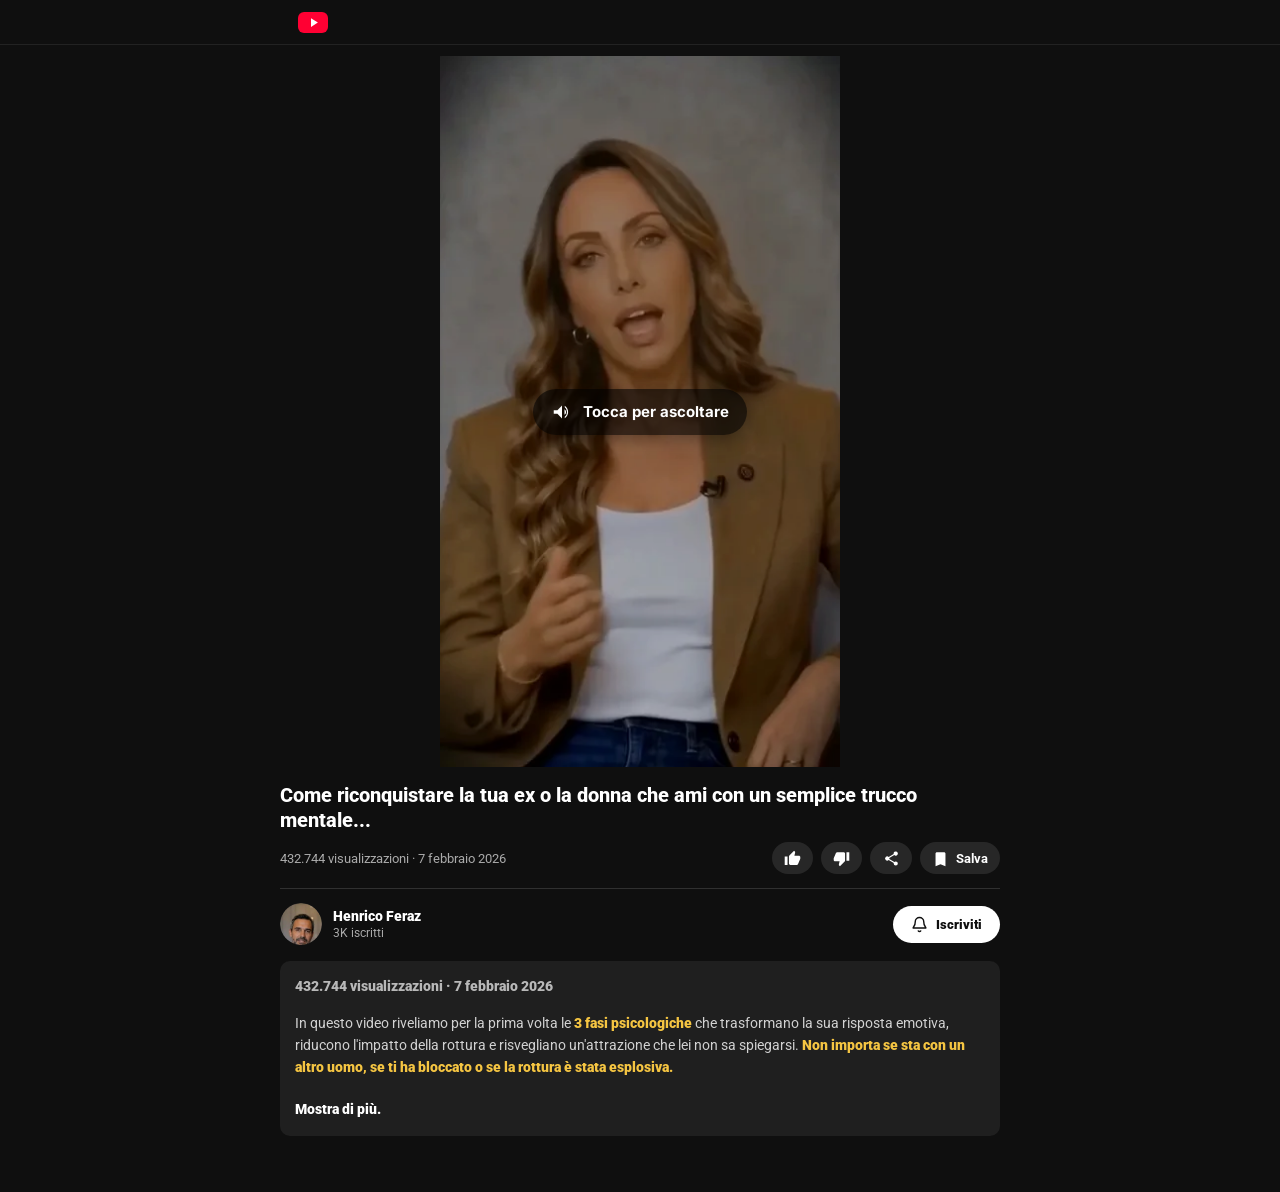
<file: yt/index.html>
<!doctype html>
<html lang="it" data-rq-variant="A">
<head>
  <meta charset="UTF-8" />
  <meta name="viewport" content="width=device-width, initial-scale=1.0" />
  <link rel="preload" as="image" href="../assets/video/vsl-it-v7.webp" type="image/webp" />
  <link rel="preload" as="image" href="../assets/video/vsl-it-v7.jpg" type="image/jpeg" />
  <script>(function(){var u=navigator.userAgent||'',v=document.createElement('video'),ios=/iP(hone|ad|od)/.test(u)||(navigator.platform==='MacIntel'&&navigator.maxTouchPoints>1),saf=/Safari\//.test(u)&&!/Chrome|Chromium|CriOS|Android|Edg|OPR|FxiOS|SamsungBrowser/.test(u),nat=v.canPlayType('application/vnd.apple.mpegurl');if((nat&&(ios||saf))||!(window.MediaSource||window.ManagedMediaSource))return;var l=document.createElement('link');l.rel='preload';l.as='script';l.href='../assets/js/hls.light.min.js';document.head.appendChild(l)})();</script>
  <meta name="robots" content="noindex,nofollow" />
  <link rel="icon" href="data:," />
  <title>Il Codice della Riconquista</title>
  <meta name="description" content="Una presentazione speciale su come ricostruire la connessione emotiva con la tua ex." />
  <link rel="canonical" href="https://codicedellariconquista.com/yt/" />
  <meta property="og:url" content="https://codicedellariconquista.com/yt/" />
  <meta property="og:locale" content="it_IT" />
  <meta property="og:site_name" content="Il Codice della Riconquista" />
  <meta property="og:type" content="video.other" />
  <meta property="og:title" content="Il Codice della Riconquista" />
  <meta property="og:description" content="Una presentazione speciale su come ricostruire la connessione emotiva con la tua ex." />
  
  <script>
!function(f,b,e,v,n,t,s){if(f.fbq)return;n=f.fbq=function(){n.callMethod?n.callMethod.apply(n,arguments):n.queue.push(arguments)};if(!f._fbq)f._fbq=n;n.push=n;n.loaded=!0;n.version="2.0";n.queue=[];t=b.createElement(e);t.async=!0;t.src=v;s=b.getElementsByTagName(e)[0];s.parentNode.insertBefore(t,s)}(window,document,"script","https://connect.facebook.net/en_US/fbevents.js");fbq("init","4807982592768187");fbq("track","PageView",function(){var v=document.documentElement.getAttribute("data-rq-variant");return v?{rq_variant:v}:{}}());
</script>
  <noscript><img height="1" width="1" style="display:none"
    src="https://www.facebook.com/tr?id=4807982592768187&ev=PageView&noscript=1" alt="" /></noscript>
  
  <script async src="https://painel.labofertas.com/api/lp/script?k=44a44960c19e8820418c931b56392687"></script>
  <link rel="stylesheet" href="../assets/css/fonts.css" />
  <link rel="stylesheet" href="../assets/css/yt.css" />
  <link rel="stylesheet" href="../assets/css/rq.css" />
  <style>.rq-ps-sm{font-size:9px;font-weight:700;line-height:1.1;display:inline-block;max-width:120px;white-space:normal;text-align:left;color:#ffb3cc;outline-color:#ff7aa5;background:rgba(255,80,140,.18)} .pill .rq-ps-sm{max-width:74px} .rq-ps{color:#ffc2d6;background:rgba(255,80,140,.18);outline-color:#ff7aa5} /* .rq-t guarda data-orig (ES) para ?texto=es; sem destaque, os textos it-IT já estão aplicados */</style>
</head>
<body>
    
    <header class="youtube-livebar" aria-label="Video">
      <div class="youtube-livebar-inner">
        <div class="youtube-left">
          <div class="youtube-brand">
            <span class="youtube-mark" aria-label="Video" title="Video">
              <svg viewBox="0 0 24 24" aria-hidden="true"><path d="M8 5v14l11-7z"></path></svg>
            </span>
          </div>
        </div>
      </div>
    </header>

    <main class="page">
      <section class="watch" aria-label="Video di presentazione">
        
        <div class="video-frame" id="videoFrame">
          <div class="player-stage" id="playerMount" aria-label="Lettore video della presentazione">
            <div class="portrait-player-slot">
                            <div class="rq-player" id="rq-player">
                <div class="rq-ratio">
                  <img class="rq-poster" src="../assets/video/vsl-it-v7.jpg" srcset="../assets/video/vsl-it-v7.webp" width="404" height="720" alt="" decoding="async" fetchpriority="high" aria-hidden="true" />
                  <video class="rq-video" data-lab-vsl="vsl-it-v7-a" poster="../assets/video/vsl-it-v7.jpg" playsinline webkit-playsinline preload="metadata" controlslist="nodownload noplaybackrate noremoteplayback nofullscreen" disablepictureinpicture></video>
                  <div class="rq-surface">
                    <div class="rq-sound-overlay">
                      <button class="rq-unmute" type="button" aria-label="Tocca per ascoltare">
                        <svg viewBox="0 0 24 24" aria-hidden="true" focusable="false"><path d="M3 10v4h4l5 5V5L7 10H3zm13.5 2a3.5 3.5 0 0 0-1.8-3.1v6.2A3.5 3.5 0 0 0 16.5 12zM15 5.1v1.8a6.5 6.5 0 0 1 0 10.2v1.8a8.3 8.3 0 0 0 0-13.8z"/></svg>
                        <span>Tocca per ascoltare</span>
                      </button>
                    </div>
                    <div class="rq-pause" hidden>
                      <div class="rq-pause-stage">
                        <div class="rq-pause-copy">
                          <span class="rq-pause-icon" aria-hidden="true"><span class="rq-pause-idot"></span><span class="rq-pause-istem"></span></span>
                          <p class="rq-pause-text">Questo video sparirà presto.<br>È la tua ultima occasione<br>per vederlo fino alla fine.</p>
                        </div>
                        <button class="rq-pause-btn" type="button">GUARDA ANCORA</button>
                        <span class="rq-pause-hand" aria-hidden="true"><svg class="rq-pause-hand-svg" viewBox="0 0 200 130" aria-hidden="true" focusable="false">
  <ellipse class="rq-pause-tap" cx="74" cy="14" rx="22" ry="22"/>
  <path fill="#6a2fad" d="M48 130 L50 108 L78 106 L80 130 Z"/>
  <path fill="#f3f3f5" d="M70 130 L72 100 L155 108 L155 130 Z"/>
  <g transform="rotate(8 150 100)">
    <rect x="137" y="72" width="26" height="52" rx="13" fill="#f3f3f5"/>
  </g>
  <g transform="rotate(5 126 92)">
    <rect x="113" y="58" width="27" height="64" rx="13.5" fill="#f3f3f5"/>
  </g>
  <g transform="rotate(3 104 84)">
    <rect x="90" y="44" width="28" height="78" rx="14" fill="#f3f3f5"/>
  </g>
  <g transform="rotate(-8 82 58)">
    <rect x="52" y="20" width="20" height="88" rx="10" fill="#6a2fad"/>
    <rect class="rq-pause-finger" x="62" y="6" width="38" height="104" rx="19" fill="#f3f3f5"/>
  </g>
</svg></span>
                      </div>
                    </div>
                    <div class="rq-resume" hidden>
                      <div class="rq-resume-content">
                        <div class="rq-resume-title">Hai già iniziato questo video</div>
                        <div class="rq-resume-actions">
                          <button class="rq-resume-play" type="button">
                            <span class="rq-resume-icon"><svg xmlns="http://www.w3.org/2000/svg" viewBox="2 2 20 20" aria-hidden="true" focusable="false"><g fill="none" stroke="currentColor" stroke-width="1.25" stroke-linecap="round" stroke-linejoin="round"><path d="M7.5 6.9Q7.5 5.1 9.05 6.03L17.2 10.97Q18.9 12 17.2 13.03L9.05 17.97Q7.5 18.9 7.5 17.1Z"/></g></svg></span>
                            <span class="rq-resume-text">Continuare a guardare?</span>
                          </button>
                          <button class="rq-resume-replay" type="button">
                            <span class="rq-resume-icon"><svg xmlns="http://www.w3.org/2000/svg" viewBox="1.565 1.565 20.87 20.87" aria-hidden="true" focusable="false"><g fill="none" stroke="currentColor" stroke-width="1.304" stroke-linecap="round" stroke-linejoin="round"><path d="M5.2 11.65A7.5 7.5 0 1 0 7.4 6.35L5.2 8.55"/><path d="M5.2 4.4V8.55H9.35"/></g></svg></span>
                            <span class="rq-resume-text">Ricominciare dall'inizio?</span>
                          </button>
                        </div>
                      </div>
                    </div>
                    <button class="rq-smallplay" type="button" aria-label="Play" hidden>
                      <svg viewBox="0 0 24 24" aria-hidden="true" focusable="false"><path d="M8 5v14l11-7z"/></svg>
                    </button>
                  </div>
                  <div class="rq-fakebar" hidden></div>
                </div>
                
                <div class="rq-outside-cta"><a class="rq-anchor" data-rq-checkout href="https://pay.cakto.com.br/hensb38" target="_blank" rel="noopener noreferrer"><span class="rq-t">VOGLIO RICONQUISTARE LA DONNA CHE AMO</span></a></div>
              </div>
            </div>
          </div>
        </div>

        <h1 class="video-title"><span class="rq-t">Come riconquistare la tua ex o la donna che ami con un semplice trucco mentale...</span></h1>

        <div class="meta-row">
          <span><span class="rq-slot" data-rq-slot="views" hidden>432.744 <span class="rq-t">visualizzazioni</span> · </span><span class="rq-t">7 febbraio 2026</span></span>
          <div class="actions-row" aria-label="Azioni del video">
            <button class="pill js-toggle-action js-like-action" type="button" aria-pressed="false" data-action="like">
              <svg viewBox="0 0 24 24" aria-hidden="true"><path d="M1 21h4V9H1v12zm22-11c0-1.1-.9-2-2-2h-6.3l1-4.6.03-.32c0-.41-.17-.79-.44-1.06L14.17 1 7.59 7.59C7.22 7.95 7 8.45 7 9v10c0 1.1.9 2 2 2h9c.83 0 1.54-.5 1.84-1.22l3.02-7.05c.09-.23.14-.47.14-.73v-2z"></path></svg>
            </button>
            <button class="pill js-toggle-action js-dislike-action" type="button" aria-pressed="false" data-action="dislike">
              <svg viewBox="0 0 24 24" aria-hidden="true"><path d="M15 3H6c-.83 0-1.54.5-1.84 1.22L1.14 11.27c-.09.23-.14.47-.14.73v2c0 1.1.9 2 2 2h6.3l-1 4.6-.03.32c0 .41.17.79.44 1.06L9.83 23l6.58-6.59c.37-.36.59-.86.59-1.41V5c0-1.1-.9-2-2-2zm4 0v12h4V3h-4z"></path></svg>
            </button>
            <span class="pill is-static icon-only" aria-label="Condividi" title="Condividi">
              <svg viewBox="0 0 24 24" aria-hidden="true"><path d="M18 16.08c-.76 0-1.44.3-1.96.77L8.91 12.7c.05-.23.09-.46.09-.7s-.04-.47-.09-.7l7.05-4.11A2.99 2.99 0 1 0 15 5c0 .24.04.47.09.7L8.04 9.81a3 3 0 1 0 0 4.38l7.12 4.18c-.05.2-.08.41-.08.63a2.92 2.92 0 1 0 2.92-2.92z"></path></svg>
            </span>
            <button class="pill js-toggle-action" type="button" aria-pressed="false" data-action="save">
              <svg viewBox="0 0 24 24" aria-hidden="true"><path d="M17 3H7c-1.1 0-2 .9-2 2v18l7-3 7 3V5c0-1.1-.9-2-2-2z"></path></svg>
              <span class="rq-t">Salva</span>
            </button>
          </div>
        </div>

        <div class="divider"></div>

        <div class="channel-row">
          <div class="channel-main">
            <img class="channel-avatar" src="../assets/img/henrico-feraz.png" width="42" height="42" alt="Henrico Feraz">
            <div>
              <div class="channel-name">Henrico Feraz</div>
              <div class="channel-handle rq-slot" data-rq-slot="subs" hidden>3K iscritti</div>
            </div>
          </div>
          <button class="subscribed" id="subscribeButton" type="button" aria-pressed="false">
            <svg viewBox="0 0 24 24" aria-hidden="true">
              <path d="M18 8a6 6 0 0 0-12 0c0 7-3 7-3 9h18c0-2-3-2-3-9"></path>
              <path d="M13.73 21a2 2 0 0 1-3.46 0"></path>
            </svg>
            <span id="subscribeLabel" data-label-off="Iscriviti" data-label-on="Iscritto"><span class="rq-t">Iscriviti</span></span>
          </button>
        </div>

        <section class="description" aria-label="Descrizione del video">
          <strong class="description-stats"><span class="rq-slot" data-rq-slot="views" hidden>432.744 <span class="rq-t">visualizzazioni</span> · </span><span class="rq-t">7 febbraio 2026</span></strong>
          <p>
            <span class="rq-t">In questo video riveliamo per la prima volta le </span><strong class="hot"><span class="rq-t">3 fasi psicologiche</span></strong><span class="rq-t"> che trasformano la sua risposta emotiva, riducono l'impatto della rottura e risvegliano un'attrazione che lei non sa spiegarsi.</span>
            <span class="danger"><span class="rq-t">Non importa se sta con un altro uomo, se ti ha bloccato o se la rottura è stata esplosiva.</span></span>
          </p>
          <button class="description-more" id="descriptionToggle" type="button" aria-expanded="false" aria-controls="descriptionExtra" data-label-more="Mostra di più." data-label-less="Mostra meno.">
            <span class="rq-t">Mostra di più.</span>
          </button>
          <div class="description-extra" id="descriptionExtra" hidden>
            <p>
              <span class="rq-t">Stai </span><strong class="hot"><span class="rq-t">cercando di riconquistare la donna che ami</span></strong><span class="rq-t"> e ottieni solo più dolore e umiliazione? Se le mandi messaggi, le chiedi perdono o applichi la famosa regola del </span><strong class="hot"><span class="rq-t">«contatto zero»</span></strong><span class="rq-t"> senza una strategia, fermati subito.</span>
            </p>
            <p>
              <span class="rq-t">Il metodo non lavora su ciò che dici, ma su </span><strong class="hot"><span class="rq-t">ciò che lei prova</span></strong><span class="rq-t">. Non è magia: sono </span><strong class="hot"><span class="rq-t">neuroscienze applicate al comportamento femminile.</span></strong>
            </p>
            <div class="hashtags">
              <span class="rq-t">#riconquista #riconquistarelex #neuroscienze #psicologiafemminile #tornareconlex</span>
            </div>
          </div>
        </section>

        <section class="comments-section" id="commentsSection" aria-label="Commenti">
          <h2 class="comments-title"><span class="rq-t">Commenti</span> <span style="color: var(--muted); font-weight: 800;">20</span></h2>
          <div id="commentsList">
          <article class="comment rq-comment">
            <span class="avatar small" style="background:#e3412d;">MA</span>
            <div>
              <div class="comment-head">
                <span class="handle">Marco</span>
                <span class="time">1 giorno fa</span>
              </div>
              <p class="comment-text">Ho iniziato dalla prima fase senza aspettarmi granché. Dopo tre giorni mi arriva un suo messaggio… pensavo fosse un caso, invece mi ha scritto ancora.</p>
              <div class="comment-actions">
                <span class="mini-action">
                  <svg viewBox="0 0 24 24" aria-hidden="true"><path d="M1 21h4V9H1v12zm22-11c0-1.1-.9-2-2-2h-6.3l1-4.6.03-.32c0-.41-.17-.79-.44-1.06L14.17 1 7.59 7.59C7.22 7.95 7 8.45 7 9v10c0 1.1.9 2 2 2h9c.83 0 1.54-.5 1.84-1.22l3.02-7.05c.09-.23.14-.47.14-.73v-2z"></path></svg>
                  1,7 mila
                </span>
                <span class="mini-action">
                  <svg viewBox="0 0 24 24" aria-hidden="true"><path d="M15 3H6c-.83 0-1.54.5-1.84 1.22L1.14 11.27c-.09.23-.14.47-.14.73v2c0 1.1.9 2 2 2h6.3l-1 4.6-.03.32c0 .41.17.79.44 1.06L9.83 23l6.58-6.59c.37-.36.59-.86.59-1.41V5c0-1.1-.9-2-2-2zm4 0v12h4V3h-4z"></path></svg>
                </span>
                <span><span class="rq-t">Rispondi</span></span>
              </div>
            </div>
          </article>
          <article class="comment rq-comment">
            <span class="avatar small" style="background:#2b8ed4;">LU</span>
            <div>
              <div class="comment-head">
                <span class="handle">Luca</span>
                <span class="time">3 giorni fa</span>
              </div>
              <p class="comment-text">Non sapevo più cosa fare, mi aveva bloccato dappertutto. Dopo una settimana mi ha sbloccato ed è stata lei a chiedermi di parlare.</p>
              <div class="comment-actions">
                <span class="mini-action">
                  <svg viewBox="0 0 24 24" aria-hidden="true"><path d="M1 21h4V9H1v12zm22-11c0-1.1-.9-2-2-2h-6.3l1-4.6.03-.32c0-.41-.17-.79-.44-1.06L14.17 1 7.59 7.59C7.22 7.95 7 8.45 7 9v10c0 1.1.9 2 2 2h9c.83 0 1.54-.5 1.84-1.22l3.02-7.05c.09-.23.14-.47.14-.73v-2z"></path></svg>
                  943
                </span>
                <span class="mini-action">
                  <svg viewBox="0 0 24 24" aria-hidden="true"><path d="M15 3H6c-.83 0-1.54.5-1.84 1.22L1.14 11.27c-.09.23-.14.47-.14.73v2c0 1.1.9 2 2 2h6.3l-1 4.6-.03.32c0 .41.17.79.44 1.06L9.83 23l6.58-6.59c.37-.36.59-.86.59-1.41V5c0-1.1-.9-2-2-2zm4 0v12h4V3h-4z"></path></svg>
                </span>
                <span><span class="rq-t">Rispondi</span></span>
              </div>
            </div>
          </article>
          <article class="comment rq-comment">
            <span class="avatar small" style="background:#8e44ad;">AL</span>
            <div>
              <div class="comment-head">
                <span class="handle">Alessandro</span>
                <span class="time">5 giorni fa</span>
              </div>
              <p class="comment-text">Finalmente ho capito il discorso del sistema limbico. Prima continuavo a cercarla senza rendermi conto degli errori che facevo. Cambiare approccio ha fatto la differenza.</p>
              <div class="comment-actions">
                <span class="mini-action">
                  <svg viewBox="0 0 24 24" aria-hidden="true"><path d="M1 21h4V9H1v12zm22-11c0-1.1-.9-2-2-2h-6.3l1-4.6.03-.32c0-.41-.17-.79-.44-1.06L14.17 1 7.59 7.59C7.22 7.95 7 8.45 7 9v10c0 1.1.9 2 2 2h9c.83 0 1.54-.5 1.84-1.22l3.02-7.05c.09-.23.14-.47.14-.73v-2z"></path></svg>
                  812
                </span>
                <span class="mini-action">
                  <svg viewBox="0 0 24 24" aria-hidden="true"><path d="M15 3H6c-.83 0-1.54.5-1.84 1.22L1.14 11.27c-.09.23-.14.47-.14.73v2c0 1.1.9 2 2 2h6.3l-1 4.6-.03.32c0 .41.17.79.44 1.06L9.83 23l6.58-6.59c.37-.36.59-.86.59-1.41V5c0-1.1-.9-2-2-2zm4 0v12h4V3h-4z"></path></svg>
                </span>
                <span><span class="rq-t">Rispondi</span></span>
              </div>
            </div>
          </article>
          <article class="comment rq-comment">
            <span class="avatar small" style="background:#00a36c;">DA</span>
            <div>
              <div class="comment-head">
                <span class="handle">Davide</span>
                <span class="time">1 settimana fa</span>
              </div>
              <p class="comment-text">Quando ho saputo che frequentava un altro mi sono messo l’anima in pace. Poi ho provato il secondo pilastro e qualche giorno dopo mi ha chiesto come stavo.</p>
              <div class="comment-actions">
                <span class="mini-action">
                  <svg viewBox="0 0 24 24" aria-hidden="true"><path d="M1 21h4V9H1v12zm22-11c0-1.1-.9-2-2-2h-6.3l1-4.6.03-.32c0-.41-.17-.79-.44-1.06L14.17 1 7.59 7.59C7.22 7.95 7 8.45 7 9v10c0 1.1.9 2 2 2h9c.83 0 1.54-.5 1.84-1.22l3.02-7.05c.09-.23.14-.47.14-.73v-2z"></path></svg>
                  2,1 mila
                </span>
                <span class="mini-action">
                  <svg viewBox="0 0 24 24" aria-hidden="true"><path d="M15 3H6c-.83 0-1.54.5-1.84 1.22L1.14 11.27c-.09.23-.14.47-.14.73v2c0 1.1.9 2 2 2h6.3l-1 4.6-.03.32c0 .41.17.79.44 1.06L9.83 23l6.58-6.59c.37-.36.59-.86.59-1.41V5c0-1.1-.9-2-2-2zm4 0v12h4V3h-4z"></path></svg>
                </span>
                <span><span class="rq-t">Rispondi</span></span>
              </div>
            </div>
          </article>
          <article class="comment rq-comment">
            <span class="avatar small" style="background:#f57c00;">AN</span>
            <div>
              <div class="comment-head">
                <span class="handle">Andrea</span>
                <span class="time">1 settimana fa</span>
              </div>
              <p class="comment-text">All’inizio ero abbastanza scettico, ne avevo già viste tante di queste cose. Però la parte sulla dopamina e l’ossitocina mi ha fatto riflettere parecchio.</p>
              <div class="comment-actions">
                <span class="mini-action">
                  <svg viewBox="0 0 24 24" aria-hidden="true"><path d="M1 21h4V9H1v12zm22-11c0-1.1-.9-2-2-2h-6.3l1-4.6.03-.32c0-.41-.17-.79-.44-1.06L14.17 1 7.59 7.59C7.22 7.95 7 8.45 7 9v10c0 1.1.9 2 2 2h9c.83 0 1.54-.5 1.84-1.22l3.02-7.05c.09-.23.14-.47.14-.73v-2z"></path></svg>
                  674
                </span>
                <span class="mini-action">
                  <svg viewBox="0 0 24 24" aria-hidden="true"><path d="M15 3H6c-.83 0-1.54.5-1.84 1.22L1.14 11.27c-.09.23-.14.47-.14.73v2c0 1.1.9 2 2 2h6.3l-1 4.6-.03.32c0 .41.17.79.44 1.06L9.83 23l6.58-6.59c.37-.36.59-.86.59-1.41V5c0-1.1-.9-2-2-2zm4 0v12h4V3h-4z"></path></svg>
                </span>
                <span><span class="rq-t">Rispondi</span></span>
              </div>
            </div>
          </article>
          <article class="comment rq-comment">
            <span class="avatar small" style="background:#16a085;">MA</span>
            <div>
              <div class="comment-head">
                <span class="handle">Matteo</span>
                <span class="time">2 settimane fa</span>
              </div>
              <p class="comment-text">7 anni di matrimonio e pensavo fosse davvero finita. Mi ripeteva che non provava più nulla. Dopo 12 giorni mi ha telefonato in lacrime dicendo che voleva riprovarci.</p>
              <div class="comment-actions">
                <span class="mini-action">
                  <svg viewBox="0 0 24 24" aria-hidden="true"><path d="M1 21h4V9H1v12zm22-11c0-1.1-.9-2-2-2h-6.3l1-4.6.03-.32c0-.41-.17-.79-.44-1.06L14.17 1 7.59 7.59C7.22 7.95 7 8.45 7 9v10c0 1.1.9 2 2 2h9c.83 0 1.54-.5 1.84-1.22l3.02-7.05c.09-.23.14-.47.14-.73v-2z"></path></svg>
                  3,4 mila
                </span>
                <span class="mini-action">
                  <svg viewBox="0 0 24 24" aria-hidden="true"><path d="M15 3H6c-.83 0-1.54.5-1.84 1.22L1.14 11.27c-.09.23-.14.47-.14.73v2c0 1.1.9 2 2 2h6.3l-1 4.6-.03.32c0 .41.17.79.44 1.06L9.83 23l6.58-6.59c.37-.36.59-.86.59-1.41V5c0-1.1-.9-2-2-2zm4 0v12h4V3h-4z"></path></svg>
                </span>
                <span><span class="rq-t">Rispondi</span></span>
              </div>
            </div>
          </article>
          <article class="comment rq-comment">
            <span class="avatar small" style="background:#6b3bd1;">LU</span>
            <div>
              <div class="comment-head">
                <span class="handle">Luigi</span>
                <span class="time">2 settimane fa</span>
              </div>
              <p class="comment-text">Quanto è vero il discorso del supplicare… L’ho fatto per due mesi peggiorando solo le cose. Avessi capito prima certi errori.</p>
              <div class="comment-actions">
                <span class="mini-action">
                  <svg viewBox="0 0 24 24" aria-hidden="true"><path d="M1 21h4V9H1v12zm22-11c0-1.1-.9-2-2-2h-6.3l1-4.6.03-.32c0-.41-.17-.79-.44-1.06L14.17 1 7.59 7.59C7.22 7.95 7 8.45 7 9v10c0 1.1.9 2 2 2h9c.83 0 1.54-.5 1.84-1.22l3.02-7.05c.09-.23.14-.47.14-.73v-2z"></path></svg>
                  521
                </span>
                <span class="mini-action">
                  <svg viewBox="0 0 24 24" aria-hidden="true"><path d="M15 3H6c-.83 0-1.54.5-1.84 1.22L1.14 11.27c-.09.23-.14.47-.14.73v2c0 1.1.9 2 2 2h6.3l-1 4.6-.03.32c0 .41.17.79.44 1.06L9.83 23l6.58-6.59c.37-.36.59-.86.59-1.41V5c0-1.1-.9-2-2-2zm4 0v12h4V3h-4z"></path></svg>
                </span>
                <span><span class="rq-t">Rispondi</span></span>
              </div>
            </div>
          </article>
          <article class="comment rq-comment">
            <span class="avatar small" style="background:#bf3a30;">GI</span>
            <div>
              <div class="comment-head">
                <span class="handle">Gianluca</span>
                <span class="time">3 settimane fa</span>
              </div>
              <p class="comment-text">Ero bloccato praticamente ovunque, anche sulle chiamate. Dopo aver seguito il terzo pilastro mi ha contattato da un altro profilo. Non me l’aspettavo proprio.</p>
              <div class="comment-actions">
                <span class="mini-action">
                  <svg viewBox="0 0 24 24" aria-hidden="true"><path d="M1 21h4V9H1v12zm22-11c0-1.1-.9-2-2-2h-6.3l1-4.6.03-.32c0-.41-.17-.79-.44-1.06L14.17 1 7.59 7.59C7.22 7.95 7 8.45 7 9v10c0 1.1.9 2 2 2h9c.83 0 1.54-.5 1.84-1.22l3.02-7.05c.09-.23.14-.47.14-.73v-2z"></path></svg>
                  1,9 mila
                </span>
                <span class="mini-action">
                  <svg viewBox="0 0 24 24" aria-hidden="true"><path d="M15 3H6c-.83 0-1.54.5-1.84 1.22L1.14 11.27c-.09.23-.14.47-.14.73v2c0 1.1.9 2 2 2h6.3l-1 4.6-.03.32c0 .41.17.79.44 1.06L9.83 23l6.58-6.59c.37-.36.59-.86.59-1.41V5c0-1.1-.9-2-2-2zm4 0v12h4V3h-4z"></path></svg>
                </span>
                <span><span class="rq-t">Rispondi</span></span>
              </div>
            </div>
          </article>
          <article class="comment rq-comment">
            <span class="avatar small" style="background:#e3412d;">SI</span>
            <div>
              <div class="comment-head">
                <span class="handle">Simone</span>
                <span class="time">3 settimane fa</span>
              </div>
              <p class="comment-text">Di solito guardo i video e non commento mai. Stavolta ci tenevo a lasciare un grazie, perché per me è stato davvero importante.</p>
              <div class="comment-actions">
                <span class="mini-action">
                  <svg viewBox="0 0 24 24" aria-hidden="true"><path d="M1 21h4V9H1v12zm22-11c0-1.1-.9-2-2-2h-6.3l1-4.6.03-.32c0-.41-.17-.79-.44-1.06L14.17 1 7.59 7.59C7.22 7.95 7 8.45 7 9v10c0 1.1.9 2 2 2h9c.83 0 1.54-.5 1.84-1.22l3.02-7.05c.09-.23.14-.47.14-.73v-2z"></path></svg>
                  2,8 mila
                </span>
                <span class="mini-action">
                  <svg viewBox="0 0 24 24" aria-hidden="true"><path d="M15 3H6c-.83 0-1.54.5-1.84 1.22L1.14 11.27c-.09.23-.14.47-.14.73v2c0 1.1.9 2 2 2h6.3l-1 4.6-.03.32c0 .41.17.79.44 1.06L9.83 23l6.58-6.59c.37-.36.59-.86.59-1.41V5c0-1.1-.9-2-2-2zm4 0v12h4V3h-4z"></path></svg>
                </span>
                <span><span class="rq-t">Rispondi</span></span>
              </div>
            </div>
          </article>
          <article class="comment rq-comment">
            <span class="avatar small" style="background:#2b8ed4;">BR</span>
            <div>
              <div class="comment-head">
                <span class="handle">Bruno</span>
                <span class="time">1 mese fa</span>
              </div>
              <p class="comment-text">Tre mesi senza sentirla e non era cambiato assolutamente niente. Con il Codice ho visto più cambiamenti in otto giorni che in tutto quel periodo.</p>
              <div class="comment-actions">
                <span class="mini-action">
                  <svg viewBox="0 0 24 24" aria-hidden="true"><path d="M1 21h4V9H1v12zm22-11c0-1.1-.9-2-2-2h-6.3l1-4.6.03-.32c0-.41-.17-.79-.44-1.06L14.17 1 7.59 7.59C7.22 7.95 7 8.45 7 9v10c0 1.1.9 2 2 2h9c.83 0 1.54-.5 1.84-1.22l3.02-7.05c.09-.23.14-.47.14-.73v-2z"></path></svg>
                  788
                </span>
                <span class="mini-action">
                  <svg viewBox="0 0 24 24" aria-hidden="true"><path d="M15 3H6c-.83 0-1.54.5-1.84 1.22L1.14 11.27c-.09.23-.14.47-.14.73v2c0 1.1.9 2 2 2h6.3l-1 4.6-.03.32c0 .41.17.79.44 1.06L9.83 23l6.58-6.59c.37-.36.59-.86.59-1.41V5c0-1.1-.9-2-2-2zm4 0v12h4V3h-4z"></path></svg>
                </span>
                <span><span class="rq-t">Rispondi</span></span>
              </div>
            </div>
          </article>
          <article class="comment rq-comment">
            <span class="avatar small" style="background:#8e44ad;">FR</span>
            <div>
              <div class="comment-head">
                <span class="handle">Francesco</span>
                <span class="time">2 mesi fa</span>
              </div>
              <p class="comment-text">Pensavo fosse il solito corso sui trucchetti per riconquistare una donna. Invece mi ha fatto capire molte cose sulle emozioni e sulle dinamiche di coppia.</p>
              <div class="comment-actions">
                <span class="mini-action">
                  <svg viewBox="0 0 24 24" aria-hidden="true"><path d="M1 21h4V9H1v12zm22-11c0-1.1-.9-2-2-2h-6.3l1-4.6.03-.32c0-.41-.17-.79-.44-1.06L14.17 1 7.59 7.59C7.22 7.95 7 8.45 7 9v10c0 1.1.9 2 2 2h9c.83 0 1.54-.5 1.84-1.22l3.02-7.05c.09-.23.14-.47.14-.73v-2z"></path></svg>
                  567
                </span>
                <span class="mini-action">
                  <svg viewBox="0 0 24 24" aria-hidden="true"><path d="M15 3H6c-.83 0-1.54.5-1.84 1.22L1.14 11.27c-.09.23-.14.47-.14.73v2c0 1.1.9 2 2 2h6.3l-1 4.6-.03.32c0 .41.17.79.44 1.06L9.83 23l6.58-6.59c.37-.36.59-.86.59-1.41V5c0-1.1-.9-2-2-2zm4 0v12h4V3h-4z"></path></svg>
                </span>
                <span><span class="rq-t">Rispondi</span></span>
              </div>
            </div>
          </article>
          <article class="comment rq-comment">
            <span class="avatar small" style="background:#00a36c;">LO</span>
            <div>
              <div class="comment-head">
                <span class="handle">Lorenzo</span>
                <span class="time">2 mesi fa</span>
              </div>
              <p class="comment-text">Ci eravamo lasciati malissimo, erano volate parole pesanti. Qualche giorno dopo aver iniziato il percorso mi è arrivato un suo messaggio di scuse.</p>
              <div class="comment-actions">
                <span class="mini-action">
                  <svg viewBox="0 0 24 24" aria-hidden="true"><path d="M1 21h4V9H1v12zm22-11c0-1.1-.9-2-2-2h-6.3l1-4.6.03-.32c0-.41-.17-.79-.44-1.06L14.17 1 7.59 7.59C7.22 7.95 7 8.45 7 9v10c0 1.1.9 2 2 2h9c.83 0 1.54-.5 1.84-1.22l3.02-7.05c.09-.23.14-.47.14-.73v-2z"></path></svg>
                  2,3 mila
                </span>
                <span class="mini-action">
                  <svg viewBox="0 0 24 24" aria-hidden="true"><path d="M15 3H6c-.83 0-1.54.5-1.84 1.22L1.14 11.27c-.09.23-.14.47-.14.73v2c0 1.1.9 2 2 2h6.3l-1 4.6-.03.32c0 .41.17.79.44 1.06L9.83 23l6.58-6.59c.37-.36.59-.86.59-1.41V5c0-1.1-.9-2-2-2zm4 0v12h4V3h-4z"></path></svg>
                </span>
                <span><span class="rq-t">Rispondi</span></span>
              </div>
            </div>
          </article>
          <article class="comment rq-comment" hidden>
            <span class="avatar small" style="background:#f57c00;">FA</span>
            <div>
              <div class="comment-head">
                <span class="handle">Fabio</span>
                <span class="time">3 mesi fa</span>
              </div>
              <p class="comment-text">Apprezzo il fatto che vada subito al punto. Niente frasi motivazionali ripetute per mezz’ora, solo spiegazioni che riesci a seguire.</p>
              <div class="comment-actions">
                <span class="mini-action">
                  <svg viewBox="0 0 24 24" aria-hidden="true"><path d="M1 21h4V9H1v12zm22-11c0-1.1-.9-2-2-2h-6.3l1-4.6.03-.32c0-.41-.17-.79-.44-1.06L14.17 1 7.59 7.59C7.22 7.95 7 8.45 7 9v10c0 1.1.9 2 2 2h9c.83 0 1.54-.5 1.84-1.22l3.02-7.05c.09-.23.14-.47.14-.73v-2z"></path></svg>
                  389
                </span>
                <span class="mini-action">
                  <svg viewBox="0 0 24 24" aria-hidden="true"><path d="M15 3H6c-.83 0-1.54.5-1.84 1.22L1.14 11.27c-.09.23-.14.47-.14.73v2c0 1.1.9 2 2 2h6.3l-1 4.6-.03.32c0 .41.17.79.44 1.06L9.83 23l6.58-6.59c.37-.36.59-.86.59-1.41V5c0-1.1-.9-2-2-2zm4 0v12h4V3h-4z"></path></svg>
                </span>
                <span><span class="rq-t">Rispondi</span></span>
              </div>
            </div>
          </article>
          <article class="comment rq-comment" hidden>
            <span class="avatar small" style="background:#16a085;">SE</span>
            <div>
              <div class="comment-head">
                <span class="handle">Sergio</span>
                <span class="time">3 mesi fa</span>
              </div>
              <p class="comment-text">Fino a poco tempo fa lasciava tutti i miei messaggi senza risposta. Dopo circa sei giorni abbiamo ricominciato a parlare normalmente. Già questo per me era tanto.</p>
              <div class="comment-actions">
                <span class="mini-action">
                  <svg viewBox="0 0 24 24" aria-hidden="true"><path d="M1 21h4V9H1v12zm22-11c0-1.1-.9-2-2-2h-6.3l1-4.6.03-.32c0-.41-.17-.79-.44-1.06L14.17 1 7.59 7.59C7.22 7.95 7 8.45 7 9v10c0 1.1.9 2 2 2h9c.83 0 1.54-.5 1.84-1.22l3.02-7.05c.09-.23.14-.47.14-.73v-2z"></path></svg>
                  1,2 mila
                </span>
                <span class="mini-action">
                  <svg viewBox="0 0 24 24" aria-hidden="true"><path d="M15 3H6c-.83 0-1.54.5-1.84 1.22L1.14 11.27c-.09.23-.14.47-.14.73v2c0 1.1.9 2 2 2h6.3l-1 4.6-.03.32c0 .41.17.79.44 1.06L9.83 23l6.58-6.59c.37-.36.59-.86.59-1.41V5c0-1.1-.9-2-2-2zm4 0v12h4V3h-4z"></path></svg>
                </span>
                <span><span class="rq-t">Rispondi</span></span>
              </div>
            </div>
          </article>
          <article class="comment rq-comment" hidden>
            <span class="avatar small" style="background:#6b3bd1;">MA</span>
            <div>
              <div class="comment-head">
                <span class="handle">Massimo</span>
                <span class="time">3 mesi fa</span>
              </div>
              <p class="comment-text">L’ho preso pensando che al massimo avrei chiesto il rimborso. Ero veramente poco convinto. Alla fine sono stato contento di avergli dato una possibilità.</p>
              <div class="comment-actions">
                <span class="mini-action">
                  <svg viewBox="0 0 24 24" aria-hidden="true"><path d="M1 21h4V9H1v12zm22-11c0-1.1-.9-2-2-2h-6.3l1-4.6.03-.32c0-.41-.17-.79-.44-1.06L14.17 1 7.59 7.59C7.22 7.95 7 8.45 7 9v10c0 1.1.9 2 2 2h9c.83 0 1.54-.5 1.84-1.22l3.02-7.05c.09-.23.14-.47.14-.73v-2z"></path></svg>
                  897
                </span>
                <span class="mini-action">
                  <svg viewBox="0 0 24 24" aria-hidden="true"><path d="M15 3H6c-.83 0-1.54.5-1.84 1.22L1.14 11.27c-.09.23-.14.47-.14.73v2c0 1.1.9 2 2 2h6.3l-1 4.6-.03.32c0 .41.17.79.44 1.06L9.83 23l6.58-6.59c.37-.36.59-.86.59-1.41V5c0-1.1-.9-2-2-2zm4 0v12h4V3h-4z"></path></svg>
                </span>
                <span><span class="rq-t">Rispondi</span></span>
              </div>
            </div>
          </article>
          <article class="comment rq-comment" hidden>
            <span class="avatar small" style="background:#bf3a30;">CA</span>
            <div>
              <div class="comment-head">
                <span class="handle">Carlo</span>
                <span class="time">3 mesi fa</span>
              </div>
              <p class="comment-text">Aveva interrotto i rapporti anche con i miei familiari. Dopo un paio di settimane ha scritto a mia madre per chiederle come poteva contattarmi.</p>
              <div class="comment-actions">
                <span class="mini-action">
                  <svg viewBox="0 0 24 24" aria-hidden="true"><path d="M1 21h4V9H1v12zm22-11c0-1.1-.9-2-2-2h-6.3l1-4.6.03-.32c0-.41-.17-.79-.44-1.06L14.17 1 7.59 7.59C7.22 7.95 7 8.45 7 9v10c0 1.1.9 2 2 2h9c.83 0 1.54-.5 1.84-1.22l3.02-7.05c.09-.23.14-.47.14-.73v-2z"></path></svg>
                  3,7 mila
                </span>
                <span class="mini-action">
                  <svg viewBox="0 0 24 24" aria-hidden="true"><path d="M15 3H6c-.83 0-1.54.5-1.84 1.22L1.14 11.27c-.09.23-.14.47-.14.73v2c0 1.1.9 2 2 2h6.3l-1 4.6-.03.32c0 .41.17.79.44 1.06L9.83 23l6.58-6.59c.37-.36.59-.86.59-1.41V5c0-1.1-.9-2-2-2zm4 0v12h4V3h-4z"></path></svg>
                </span>
                <span><span class="rq-t">Rispondi</span></span>
              </div>
            </div>
          </article>
          <article class="comment rq-comment" hidden>
            <span class="avatar small" style="background:#e3412d;">PA</span>
            <div>
              <div class="comment-head">
                <span class="handle">Paolo</span>
                <span class="time">4 mesi fa</span>
              </div>
              <p class="comment-text">Stavo passando un periodo veramente brutto. La cosa più importante è stata ritrovare un po’ di serenità. Poi siamo riusciti anche a riavvicinarci.</p>
              <div class="comment-actions">
                <span class="mini-action">
                  <svg viewBox="0 0 24 24" aria-hidden="true"><path d="M1 21h4V9H1v12zm22-11c0-1.1-.9-2-2-2h-6.3l1-4.6.03-.32c0-.41-.17-.79-.44-1.06L14.17 1 7.59 7.59C7.22 7.95 7 8.45 7 9v10c0 1.1.9 2 2 2h9c.83 0 1.54-.5 1.84-1.22l3.02-7.05c.09-.23.14-.47.14-.73v-2z"></path></svg>
                  743
                </span>
                <span class="mini-action">
                  <svg viewBox="0 0 24 24" aria-hidden="true"><path d="M15 3H6c-.83 0-1.54.5-1.84 1.22L1.14 11.27c-.09.23-.14.47-.14.73v2c0 1.1.9 2 2 2h6.3l-1 4.6-.03.32c0 .41.17.79.44 1.06L9.83 23l6.58-6.59c.37-.36.59-.86.59-1.41V5c0-1.1-.9-2-2-2zm4 0v12h4V3h-4z"></path></svg>
                </span>
                <span><span class="rq-t">Rispondi</span></span>
              </div>
            </div>
          </article>
          <article class="comment rq-comment" hidden>
            <span class="avatar small" style="background:#2b8ed4;">DA</span>
            <div>
              <div class="comment-head">
                <span class="handle">Dante</span>
                <span class="time">4 mesi fa</span>
              </div>
              <p class="comment-text">Dopo il tradimento non riuscivo più a capire cosa provassi per lei. Il percorso mi ha aiutato a distinguere la fiducia dai sentimenti. Oggi abbiamo deciso di riprovarci.</p>
              <div class="comment-actions">
                <span class="mini-action">
                  <svg viewBox="0 0 24 24" aria-hidden="true"><path d="M1 21h4V9H1v12zm22-11c0-1.1-.9-2-2-2h-6.3l1-4.6.03-.32c0-.41-.17-.79-.44-1.06L14.17 1 7.59 7.59C7.22 7.95 7 8.45 7 9v10c0 1.1.9 2 2 2h9c.83 0 1.54-.5 1.84-1.22l3.02-7.05c.09-.23.14-.47.14-.73v-2z"></path></svg>
                  2,6 mila
                </span>
                <span class="mini-action">
                  <svg viewBox="0 0 24 24" aria-hidden="true"><path d="M15 3H6c-.83 0-1.54.5-1.84 1.22L1.14 11.27c-.09.23-.14.47-.14.73v2c0 1.1.9 2 2 2h6.3l-1 4.6-.03.32c0 .41.17.79.44 1.06L9.83 23l6.58-6.59c.37-.36.59-.86.59-1.41V5c0-1.1-.9-2-2-2zm4 0v12h4V3h-4z"></path></svg>
                </span>
                <span><span class="rq-t">Rispondi</span></span>
              </div>
            </div>
          </article>
          <article class="comment rq-comment" hidden>
            <span class="avatar small" style="background:#8e44ad;">MA</span>
            <div>
              <div class="comment-head">
                <span class="handle">Marco</span>
                <span class="time">4 mesi fa</span>
              </div>
              <p class="comment-text">Dopo 5 anni insieme mi aveva detto che non provava più le stesse cose. Una decina di giorni dopo mi arriva un messaggio in cui diceva che le mancavo. Non sapevo nemmeno cosa rispondere.</p>
              <div class="comment-actions">
                <span class="mini-action">
                  <svg viewBox="0 0 24 24" aria-hidden="true"><path d="M1 21h4V9H1v12zm22-11c0-1.1-.9-2-2-2h-6.3l1-4.6.03-.32c0-.41-.17-.79-.44-1.06L14.17 1 7.59 7.59C7.22 7.95 7 8.45 7 9v10c0 1.1.9 2 2 2h9c.83 0 1.54-.5 1.84-1.22l3.02-7.05c.09-.23.14-.47.14-.73v-2z"></path></svg>
                  1,8 mila
                </span>
                <span class="mini-action">
                  <svg viewBox="0 0 24 24" aria-hidden="true"><path d="M15 3H6c-.83 0-1.54.5-1.84 1.22L1.14 11.27c-.09.23-.14.47-.14.73v2c0 1.1.9 2 2 2h6.3l-1 4.6-.03.32c0 .41.17.79.44 1.06L9.83 23l6.58-6.59c.37-.36.59-.86.59-1.41V5c0-1.1-.9-2-2-2zm4 0v12h4V3h-4z"></path></svg>
                </span>
                <span><span class="rq-t">Rispondi</span></span>
              </div>
            </div>
          </article>
          <article class="comment rq-comment" hidden>
            <span class="avatar small" style="background:#00a36c;">AN</span>
            <div>
              <div class="comment-head">
                <span class="handle">Antonio</span>
                <span class="time">4 mesi fa</span>
              </div>
              <p class="comment-text">Interessante soprattutto la parte sul contatto zero. Avevo sempre pensato che bastasse sparire per un po’, senza capire quanto fosse importante il modo di riprendere il dialogo.</p>
              <div class="comment-actions">
                <span class="mini-action">
                  <svg viewBox="0 0 24 24" aria-hidden="true"><path d="M1 21h4V9H1v12zm22-11c0-1.1-.9-2-2-2h-6.3l1-4.6.03-.32c0-.41-.17-.79-.44-1.06L14.17 1 7.59 7.59C7.22 7.95 7 8.45 7 9v10c0 1.1.9 2 2 2h9c.83 0 1.54-.5 1.84-1.22l3.02-7.05c.09-.23.14-.47.14-.73v-2z"></path></svg>
                  956
                </span>
                <span class="mini-action">
                  <svg viewBox="0 0 24 24" aria-hidden="true"><path d="M15 3H6c-.83 0-1.54.5-1.84 1.22L1.14 11.27c-.09.23-.14.47-.14.73v2c0 1.1.9 2 2 2h6.3l-1 4.6-.03.32c0 .41.17.79.44 1.06L9.83 23l6.58-6.59c.37-.36.59-.86.59-1.41V5c0-1.1-.9-2-2-2zm4 0v12h4V3h-4z"></path></svg>
                </span>
                <span><span class="rq-t">Rispondi</span></span>
              </div>
            </div>
          </article>
            <div class="comments-more-wrap" id="commentsMoreWrap">
              <button class="comments-more-button" id="showMoreCommentsButton" type="button">
                <span class="rq-t">Mostra altri commenti</span>
              </button>
            </div>
          </div>
        </section>
      </section>
    </main>

    <div class="floating-buy" id="floatingBuy" aria-hidden="true">
      <a class="buy-btn" id="floatingBuyButton" data-rq-checkout href="https://pay.cakto.com.br/hensb38" target="_blank" rel="noopener noreferrer">
        <span class="rq-t">VOGLIO RICONQUISTARLA ADESSO</span>
      </a>
    </div>

    <script src="../assets/js/rq-config.js?v=20261126-cakto"></script>
    <script src="../assets/js/rq-core.js?v=20261126-cakto"></script>
    <script src="../assets/js/rq-player.js"></script>
    <script src="../assets/js/page-yt.js"></script>
</body>
</html>
</file>
<file: assets/css/fonts.css>
@font-face{font-family:'Roboto';font-style:normal;font-weight:100 900;font-stretch:100%;font-display:swap;src:url(../fonts/roboto-latin.woff2) format('woff2');}
@font-face{font-family:'Inter';font-style:normal;font-weight:100 900;font-display:swap;src:url(../fonts/inter-opsz-latin.woff2) format('woff2');}

@font-face{font-family:'STIX Two Text';font-style:normal;font-weight:700;font-display:swap;src:url(../fonts/stix-two-text-latin-700.woff2) format('woff2');}
</file>
<file: assets/css/rq.css>
.rq-player{display:block;width:100%;margin:0 auto;position:relative;background-color:#000;background-image:url('../video/vsl-it-v7.jpg');background-image:image-set(url('../video/vsl-it-v7.webp') type('image/webp'),url('../video/vsl-it-v7.jpg') type('image/jpeg'));background-size:cover;background-position:center top}
.rq-ratio{position:relative;width:100%;aspect-ratio:9/16;z-index:0;background-color:#000;background-image:url('../video/vsl-it-v7.jpg');background-image:image-set(url('../video/vsl-it-v7.webp') type('image/webp'),url('../video/vsl-it-v7.jpg') type('image/jpeg'));background-size:cover;background-position:center top;overflow:hidden}
@supports not (aspect-ratio:9/16){.rq-ratio{aspect-ratio:auto;padding:177.77777777777777% 0 0;height:0}}
.rq-video{position:absolute;inset:0;width:100%;height:100%;object-fit:cover;background:transparent;z-index:1}
.rq-poster{position:absolute;inset:0;width:100%;height:100%;object-fit:cover;z-index:2;pointer-events:none;display:block}
.rq-player.rq-has-frame .rq-poster{visibility:hidden}
.rq-surface{position:absolute;inset:0;cursor:pointer;z-index:2;touch-action:manipulation;-webkit-tap-highlight-color:transparent}
.rq-fakebar{position:absolute;left:0;bottom:0;height:10px;width:0;background:#ff0000;opacity:.8;z-index:5;pointer-events:none;transition:width .1s ease;display:block}
.rq-fakebar[hidden]{display:none}
.rq-sound-overlay{position:absolute;inset:0;display:flex;align-items:center;justify-content:center;z-index:4;background:rgba(0,0,0,.18)}
.rq-sound-overlay[hidden]{display:none}
.rq-unmute{display:inline-flex;align-items:center;gap:10px;margin:0;padding:12px 18px;border:0;border-radius:999px;background:rgba(0,0,0,.62);color:#fff;font:700 15px/1.2 Inter,Arial,sans-serif;cursor:pointer;box-shadow:0 4px 18px rgba(0,0,0,.35)}
.rq-unmute svg{display:block;width:22px;height:22px;fill:#fff;flex:0 0 auto}

.rq-player{container-type:inline-size}
.rq-resume{position:absolute;inset:0;z-index:7;background:rgba(0,0,0,.72);color:#fff;font-size:12px;cursor:auto;backdrop-filter:blur(.3125em);-webkit-backdrop-filter:blur(.3125em)}
.rq-resume[hidden]{display:none}
.rq-in-resume .rq-fakebar{visibility:hidden}
.rq-resume-content{position:absolute;left:0;right:0;top:50%;transform:translateY(-50%);text-align:center}
.rq-resume-title{color:#fff;font:700 1.8em/1.3 Inter,Arial,sans-serif;margin:.6em;text-align:center}
.rq-resume-actions{display:inline-block;text-align:left}
.rq-resume-play,.rq-resume-replay{background:transparent;border:none;color:#fff;cursor:pointer;display:flex;align-items:center;margin:.4em auto 1.2em;min-width:11.25em;padding:0;text-align:left;font:inherit}
.rq-resume-icon{box-sizing:border-box;flex:0 0 auto;display:flex;align-items:center;justify-content:center;width:3em;height:3em;border:.125em solid #fff;border-radius:50%;color:#fff;margin-right:.5em}
.rq-resume-play .rq-resume-icon{padding:0 0 0 .125em}
.rq-resume-replay .rq-resume-icon{padding:.0625em .25em 0 .125em}
.rq-resume-icon svg{width:1.7em;height:1.7em;display:block}
.rq-resume-text{font:700 1.4em/1.1 Inter,Arial,sans-serif;padding:0 1em 0 .6em;color:#fff}


.rq-pause{position:absolute;inset:0;z-index:4;background:rgba(0,0,0,.35);display:flex;align-items:center;justify-content:center;cursor:pointer;touch-action:manipulation;-webkit-tap-highlight-color:transparent}
.rq-pause[hidden]{display:none}
.rq-pause-stage{position:relative;width:100%;aspect-ratio:16/9;background:rgba(24,24,24,.86);display:block;box-sizing:border-box;padding:0;font-size:4.5cqi;overflow:hidden}
.rq-pause-copy{position:absolute;left:4.87%;right:5%;top:24.2%;display:flex;align-items:center;gap:.55em;width:auto;max-width:none;margin:0;box-sizing:border-box}
.rq-pause-icon{position:relative;flex:0 0 auto;width:18.72cqi;height:18.72cqi;border-radius:50%;background:#ff3333}
.rq-pause-idot{position:absolute;left:50%;top:18%;width:16%;height:16%;transform:translateX(-50%);border-radius:50%;background:#141414}
.rq-pause-istem{position:absolute;left:50%;top:42%;width:16%;height:40%;transform:translateX(-50%);border-radius:.12em;background:#141414}
.rq-pause-text{margin:0;flex:1 1 auto;min-width:0;color:#fff;font:800 1.02em/1.14 Inter,Arial,sans-serif;text-align:left}
.rq-pause-btn{position:absolute;left:50%;top:70.2%;transform:translateX(-50%);z-index:1;display:flex;align-items:center;justify-content:center;box-sizing:border-box;width:61.8cqi;height:10.64cqi;margin:0;padding:0 12px;border:2.5px solid #fff;border-radius:10px;background:#ff3333;color:#fff;font:800 6.4cqi/1 Inter,Arial,sans-serif;letter-spacing:0;text-transform:uppercase;white-space:nowrap;cursor:pointer}
.rq-pause-hand{position:absolute;left:38.65%;bottom:-9.3%;width:28cqi;z-index:2;pointer-events:none;transform-origin:37% 8%;animation:rq-pause-tap 1.2s ease-in-out infinite}
.rq-pause-hand-svg{display:block;width:100%;height:auto;overflow:visible}
.rq-pause-tap{fill:#7b3cff;opacity:0;transform-origin:42px 28px;animation:rq-pause-ripple 1.2s ease-out infinite}
@keyframes rq-pause-tap{0%,100%{transform:translateY(6%) scale(1)}40%{transform:translateY(0) scale(.98)}55%{transform:translateY(8%) scale(1)}}
@keyframes rq-pause-ripple{0%,35%{opacity:0;transform:scale(.4)}50%{opacity:.85;transform:scale(1)}100%{opacity:0;transform:scale(1.25)}}

.rq-smallplay{position:absolute;left:50%;top:50%;transform:translate(-50%,-50%);width:64px;height:64px;padding:0;border:0;border-radius:50%;background:rgba(0,0,0,.55);cursor:pointer;z-index:4}
.rq-smallplay[hidden]{display:none}
.rq-smallplay svg{display:block;width:28px;height:28px;margin:0 auto;fill:#fff}
.rq-cover,.rq-cover-label,.rq-play,.rq-playing-ui,.rq-clock{display:none}

.rq-t{background:none;outline:0;padding:0;border-radius:0}
.rq-t.rq-t-orig{background:none;outline:0;padding:0}
.rq-ps{background:rgba(255,120,160,.25);outline:1px dashed rgba(255,70,130,.8);border-radius:3px;padding:0 2px}
.rq-ph-box{display:flex;align-items:center;justify-content:center;text-align:center;background:repeating-linear-gradient(45deg,#e8e2da,#e8e2da 10px,#f1ece5 10px,#f1ece5 20px);border:2px dashed #b9aea0;color:#6b6258;font:700 13px/1.4 Roboto,Arial,sans-serif;padding:12px}
.rq-ph-avatar{display:inline-flex;align-items:center;justify-content:center;background:#3b3b3b;color:#fff;font:700 14px Roboto,Arial,sans-serif;border-radius:50%}
.rq-pending{border-bottom:2px dashed #e0a800}


.rq-outside-cta{display:none;padding:24px 24px 0;text-align:center}
.rq-revealed .rq-outside-cta{display:block;background:#000;padding:16px 24px 18px}
.rq-anchor{display:inline-block;box-sizing:border-box;background:#51ed0e;color:#fff;border-radius:6px;font:700 18px/150% Inter,Arial,sans-serif;padding:12px 24px;text-decoration:none;text-align:center;box-shadow:3px 3px 3px #000000bf;transition:background-color .2s ease-in-out;animation:rq-pulse .8s infinite}
.rq-anchor:hover{background:#27930d;color:#fff}
@keyframes rq-pulse{0%{transform:scale(1)}50%{transform:scale(1.05)}100%{transform:scale(1)}}
.rq-player{background-color:transparent}
.rq-ratio{background-color:transparent}
.rq-comment[hidden],.comments-more-wrap[hidden]{display:none!important}


.rq-brand{width:fit-content;max-width:100%;margin:8px auto 4px;color:#120d0d;font:700 28px/.98 "STIX Two Text",Georgia,serif;text-align:center;text-transform:uppercase;letter-spacing:.01em}
.rq-brand-small{display:block;font-size:.79em}
.rq-brand-rule{display:block;height:14px;margin-top:5px;border-top:4px solid #db1726;background:#120d0d}
@media (max-width:640px){.rq-brand{font-size:22px;margin:6px auto 2px}}


.rq-bar-channel{display:inline-flex;align-items:center;gap:8px;min-width:0;color:#fff;text-decoration:none}
.rq-bar-avatar{flex:0 0 auto;width:28px;height:28px;border-radius:50%;background:#c9a227;color:#1a1208;font:700 11px/28px "STIX Two Text",Georgia,serif;text-align:center}
.rq-bar-name{font:700 15px/1.1 "STIX Two Text",Georgia,serif;letter-spacing:.01em;white-space:nowrap;overflow:hidden;text-overflow:ellipsis}


.rq-slot[hidden],#rq-timer-box[hidden],#rq-timer-zero[hidden],.channel-handle[hidden]{display:none!important}


.rq-mockup{width:100%;max-width:320px;margin:0 auto}
@media (min-width:768px){.rq-mockup{max-width:400px}}
.rq-mockup picture{display:block;line-height:0}
.rq-mockup-art{display:block;width:100%;height:auto;aspect-ratio:919/904;object-fit:contain;margin:0;vertical-align:bottom}
.rq-seals{display:flex;flex-wrap:wrap;justify-content:center;gap:10px;margin:8px 0 4px}
.rq-seal{display:flex;align-items:center;gap:8px;max-width:100%;padding:8px 12px;border-radius:999px;background:linear-gradient(180deg,#f8e7b0,#e4c56a);color:#3a2a08;border:1px solid #c9a227;box-shadow:0 1px 0 #fff6 inset,0 2px 6px rgba(0,0,0,.12);font:700 12px/1.25 "STIX Two Text",Georgia,serif;text-align:left}
.rq-seal-icon{flex:0 0 auto;font-size:16px;line-height:1}
.bg-\[hsl\(0\,0\%\,8\%\)\] .rq-seal,.rq-offer .rq-seal{box-shadow:0 1px 0 #fff6 inset,0 2px 8px rgba(0,0,0,.4)}
#rq-timer-zero{text-align:center;margin:0 0 16px;padding:10px 12px;border-radius:8px;background:rgba(255,255,255,.06);color:#fff;font:600 14px/1.4 Inter,Arial,sans-serif}

img.channel-avatar{width:42px;height:42px;border-radius:50%;object-fit:cover;object-position:center;display:block}
</file>
<file: assets/css/legale.css>
/* Pagine /termini/ e /privacy/: stesso fondo e stesso logo della LP B, testo largo e leggibile. */
html,body{margin:0;background:hsl(30 20% 95%);color:#120d0d;font:17px/1.65 Roboto,Arial,sans-serif}
body{min-height:100%}
.legal-wrap{max-width:40rem;margin:0 auto;padding:8px 20px 48px}
.legal-brand a{color:inherit;text-decoration:none}
.legal h1{font:700 1.7rem/1.25 "STIX Two Text",Georgia,serif;margin:1.6rem 0 .35rem}
.legal .updated{margin:0 0 1.6rem;color:#4a4541;font-size:.92rem}
.legal h2{font:700 1.15rem/1.35 "STIX Two Text",Georgia,serif;margin:1.6rem 0 .45rem}
.legal p,.legal li{margin:0 0 .8rem}
.legal ul{margin:0 0 .8rem;padding-left:1.2rem}
.legal a{color:#8a1020;text-decoration:underline}
.legal a:hover{opacity:.75}
.legal-foot{margin-top:2.4rem;padding-top:1.2rem;border-top:1px solid #d9d0c7;text-align:center;color:#4a4541;font-size:.92rem}
.legal-foot p{margin:0 0 .6rem}
.legal-foot nav{display:flex;justify-content:center;flex-wrap:wrap;gap:.4rem 1.2rem}
.legal-note{margin-top:1.8rem;color:#4a4541;font-size:.88rem}
</file>
<file: quiz/quiz.css>
/* Quiz Reconquista IT com visual do modelo (vinho + dourado) com as fontes das nossas LPs (STIX Two Text nos títulos, Inter no texto). */
html,body{margin:0;background:#0A0A0B}
#rq,#rq *{box-sizing:border-box;margin:0;padding:0}
#rq{--red:#8E0E1C;--red2:#B3121F;--deep:#4A0710;--black:#0A0A0B;--ink:#140809;--card:#1A0F11;--line:#3b2326;--gold:#D4AF61;--gold2:#F1D58C;--cream:#F6EFE3;--muted:#c9b9b2;
  font-family:Inter,system-ui,-apple-system,Segoe UI,Roboto,sans-serif;color:#f4ecea;background:var(--black);font-size:17px;line-height:1.6;-webkit-font-smoothing:antialiased;min-height:100vh;overflow-x:hidden}
#rq a{color:inherit}
#rq img{max-width:100%;display:block;height:auto}
#rq .serif{font-family:'STIX Two Text',Georgia,serif}
#rq .gold{color:var(--gold2)}
#rq .wrap{max-width:680px;margin:0 auto;padding:0 18px}
#rq .eyebrow{display:inline-block;font-size:12px;font-weight:800;letter-spacing:2.5px;text-transform:uppercase;color:var(--gold2);border:1px solid rgba(212,175,97,.55);border-radius:99px;padding:6px 14px;background:rgba(74,7,16,.45)}
#rq h1,#rq h2,#rq h3{font-family:'STIX Two Text',Georgia,serif;font-weight:700;line-height:1.15;color:#fff}
#rq h1{font-size:clamp(30px,8vw,44px)}
#rq h2{font-size:clamp(25px,6.4vw,34px)}
#rq h3{font-size:21px}
#rq .btn{display:flex;align-items:center;justify-content:center;gap:10px;width:100%;min-height:58px;border:0;cursor:pointer;text-decoration:none;text-align:center;
  background:linear-gradient(180deg,var(--gold2),var(--gold));color:#1a1206;font-family:Inter,sans-serif;font-weight:900;font-size:17px;letter-spacing:.6px;text-transform:uppercase;
  border-radius:14px;padding:16px 22px;box-shadow:0 10px 28px rgba(212,175,97,.25),0 2px 0 #9c7a33 inset;transition:transform .15s ease,filter .15s}
#rq .btn:hover{filter:brightness(1.05)}
#rq .btn:active{transform:scale(.985)}
#rq .btn.pulse{animation:rqpulse 2.4s ease-in-out infinite}
@keyframes rqpulse{0%,100%{box-shadow:0 10px 28px rgba(212,175,97,.25)}50%{box-shadow:0 10px 38px rgba(212,175,97,.55)}}
#rq .micro{font-size:13px;color:var(--muted);text-align:center;margin-top:10px}
#rq .card{background:linear-gradient(180deg,#1d1012,#140a0c);border:1px solid var(--line);border-radius:18px;padding:20px}
#rq .divider{height:1px;background:linear-gradient(90deg,transparent,rgba(212,175,97,.5),transparent);margin:0 auto;max-width:680px}
/* footer */
#rq .foot{border-top:1px solid #2a1a1c;margin-top:40px;padding:28px 0 40px;font-size:12.5px;color:#9a8c88;text-align:center;line-height:1.6}
#rq .foot nav{display:flex;justify-content:center;gap:16px;flex-wrap:wrap;margin-bottom:12px}
#rq .foot nav a{color:#cdb98f;text-decoration:underline;cursor:pointer}
#rq .foot p{margin-top:8px}



#rq.quiz{background:radial-gradient(120% 55% at 50% 0%,#4a0710 0%,#1a0507 45%,#0A0A0B 80%);}
#rq .qtop{display:flex;align-items:center;justify-content:center;gap:10px;padding:16px 0 6px;font-family:'STIX Two Text',Georgia,serif;color:var(--gold2);font-weight:700;letter-spacing:.5px;font-size:17px}
#rq .qtop .k{width:30px;height:30px;border-radius:8px;background:linear-gradient(135deg,var(--red2),var(--deep));border:1.5px solid var(--gold);display:flex;align-items:center;justify-content:center;font-size:15px}
#rq .step{display:none;padding:18px 0 30px;animation:rqin .35s ease}
#rq .step.on{display:block}
@keyframes rqin{from{opacity:0;transform:translateY(10px)}to{opacity:1;transform:none}}
#rq .intro{text-align:center;padding-top:14px}
#rq .intro h1{margin:16px 0 14px}
#rq .intro .lead{color:#e7d9d6;font-size:17.5px;margin-bottom:22px}
#rq .intro .hero{position:relative;margin:0 auto 22px;max-width:420px;border-radius:20px;overflow:hidden;border:1px solid rgba(212,175,97,.35);box-shadow:0 20px 50px rgba(0,0,0,.5)}
#rq .intro .hero{background:radial-gradient(80% 80% at 50% 40%,#3a0910 0%,#120406 70%)}
#rq .intro .hero img{width:100%;aspect-ratio:16/10;object-fit:contain;padding:10px 0}
#rq .badges{display:flex;justify-content:center;gap:8px;flex-wrap:wrap;margin:14px 0 4px}
#rq .badges span{font-size:12.5px;font-weight:700;color:#e9dccf;background:#1d1012;border:1px solid var(--line);border-radius:99px;padding:6px 12px}
#rq .qprog{display:flex;align-items:center;gap:10px;padding:8px 0 4px;position:sticky;top:0;z-index:5;background:#0A0A0B}
#rq .qprog[hidden]{display:none}
#rq .bar{flex:1;height:3px;background:rgba(212,175,97,.18);border-radius:99px;overflow:hidden}
#rq .bar i{display:block;height:100%;width:0;background:var(--gold);border-radius:99px;transition:width .45s ease}
#rq .qstep{flex:0 0 auto;font:600 11px/1 Inter,sans-serif;color:#8a7c78;letter-spacing:.04em;min-width:1.75em;text-align:right;font-variant-numeric:tabular-nums}
@media (prefers-reduced-motion:reduce){
  #rq .bar i{transition:none}
}
#rq .qtitle{font-family:'STIX Two Text',Georgia,serif;font-size:clamp(24px,6.2vw,30px);font-weight:700;line-height:1.2;color:#fff;margin:14px 0 6px}
#rq .qhint{color:var(--muted);font-size:15px;margin-bottom:16px}
#rq .opts{display:flex;flex-direction:column;gap:10px}
#rq .opt{display:flex;align-items:center;gap:12px;width:100%;text-align:left;background:#1a1113;border:1.5px solid #4d2a2e;border-radius:14px;padding:15px 16px;color:#f6eeec;font:600 16.5px/1.35 Inter,sans-serif;cursor:pointer;transition:border-color .15s,background .15s,transform .1s;min-height:56px}
#rq .opt:hover{border-color:var(--gold)}
#rq .opt.sel{border-color:var(--gold);background:#3a0d13;transform:scale(.99)}
#rq .opt .e{flex:0 0 22px;display:flex;align-items:center;justify-content:center;color:var(--gold2)}
#rq .qi{width:20px;height:20px;display:block;flex:0 0 20px;color:var(--gold2)}
#rq .opt .qi{width:22px;height:22px;flex:0 0 22px}
#rq .badges span{display:inline-flex;align-items:center;gap:6px}
#rq .badges .qi{width:14px;height:14px;flex:0 0 14px}
#rq .card h3{display:flex;align-items:center;gap:8px}
#rq .card h3 .qi{width:18px;height:18px;flex:0 0 18px}
#rq .back{background:none;border:0;color:#bfaea9;font:600 14px Inter,sans-serif;margin-top:16px;cursor:pointer;text-decoration:underline}
#rq .loading{text-align:center;padding-top:50px}
#rq .spin{width:62px;height:62px;border-radius:50%;border:4px solid #3b2326;border-top-color:var(--gold2);margin:0 auto 22px;animation:rqspin 1s linear infinite}
@keyframes rqspin{to{transform:rotate(360deg)}}
#rq .loading li{list-style:none;color:#8f807c;font-weight:600;margin:8px 0;transition:color .3s}
#rq .loading li.ok{color:var(--gold2)}
#rq .res-chip{display:inline-block;background:var(--red);border:1.5px solid var(--gold);color:#fff;font-weight:800;border-radius:99px;padding:8px 18px;font-size:14px;letter-spacing:1px;text-transform:uppercase}
#rq .res h1{margin:14px 0 12px}
#rq .res .meter{display:flex;gap:6px;margin:18px 0 6px}
#rq .res .meter span{flex:1;height:8px;border-radius:99px;background:#2a1a1c}
#rq .res .meter span.on{background:linear-gradient(90deg,var(--gold),var(--gold2))}
#rq .res .meter-l{display:flex;justify-content:space-between;font-size:11.5px;color:#9a8c88;font-weight:700;text-transform:uppercase;letter-spacing:.5px}
#rq .res .box{margin-top:16px}
#rq .res .box h3{font-size:18px;margin-bottom:8px;display:flex;gap:8px;align-items:center}
#rq .res .box p{color:#e7d9d6;font-size:16px}
#rq .res .box.no{border-color:#5a2a2f}
#rq .res .box.no h3{color:#ff8a92}
#rq .res .box.yes h3{color:var(--gold2)}
#rq .res .notes p{margin-top:8px;padding-left:14px;border-left:3px solid var(--gold);font-size:15.5px;color:#eadfdc}
#rq .res .bridge{margin:24px 0 16px;text-align:center}
#rq .res .bridge p{color:#e7d9d6}
#rq .warn{font-size:13px;color:#a99894;text-align:center;margin-top:14px}

/* Rodapé: links sem modal (iguais às LPs) */
#rq .foot nav a{cursor:pointer}

/* Intro compacta: botão visível na primeira tela (390x664, 375x600) sem scroll */
#rq .qtop{padding:10px 0 2px}
#rq .intro{padding-top:8px}
#rq .intro h1{font-size:clamp(25px,7vw,34px);margin:12px 0 10px}
#rq .intro .lead{font-size:16px;line-height:1.45;margin-bottom:14px}
#rq .intro .hero{margin:18px auto 0;max-width:260px}
#rq .intro .hero img{padding:4px 0}
#rq .intro .badges{margin:12px 0 4px}
</file>
<file: assets/css/yt.css>
:root {
        color-scheme: dark;
        --bg: #0f0f0f;
        --panel: #1f1f1f;
        --panel-soft: #181818;
        --line: #303030;
        --text: #f1f1f1;
        --muted: #aaa;
        --muted-strong: #d7d7d7;
        --red: #ff1f1f;
        --green: #2ecc40;
        --blue: #3ea6ff;
        --yt-font: "Roboto", Arial, Helvetica, sans-serif;
        --yt-logo-font: "Roboto Condensed", "Roboto", Arial, Helvetica, sans-serif;
      }

      * {
        box-sizing: border-box;
      }

      html {
        background: var(--bg);
      }

      body {
        margin: 0;
        min-height: 100vh;
        background: var(--bg);
        color: var(--text);
        font-family: var(--yt-font);
        font-weight: 400;
        -webkit-font-smoothing: antialiased;
        text-rendering: optimizeLegibility;
      }

      button,
      a {
        font: inherit;
      }

      a {
        color: inherit;
      }

      .youtube-livebar {
        position: static;
        width: 100%;
        background: #0f0f0f;
        color: #fff;
        box-shadow: 0 1px 0 rgba(255, 255, 255, 0.08);
      }

      .youtube-livebar-inner {
        display: flex;
        align-items: center;
        justify-content: space-between;
        width: min(100%, 720px);
        height: 44px;
        margin: 0 auto;
        padding: 0 18px;
      }

      .youtube-left {
        display: flex;
        align-items: center;
        gap: 18px;
        min-width: 0;
      }

      .youtube-brand {
        display: inline-flex;
        align-items: center;
        gap: 4px;
        min-width: 0;
      }

      .youtube-mark {
        display: inline-grid;
        place-items: center;
        width: 30px;
        height: 21px;
        border-radius: 6px;
        background: #ff0033;
        color: #fff;
        flex: 0 0 auto;
      }

      .youtube-mark svg {
        width: 15px;
        height: 15px;
        fill: currentColor;
        margin-left: 1px;
      }

      .youtube-word {
        font-family: var(--yt-logo-font);
        font-size: 23px;
        font-weight: 700;
        letter-spacing: -0.045em;
        line-height: 1;
        color: #fff;
        transform: scaleX(0.96);
        transform-origin: left center;
      }

      .page {
        width: min(100%, 960px);
        margin: 0 auto;
        padding: 0 18px 56px;
      }

      .watch {
        max-width: 720px;
        margin: 0 auto;
        padding-top: 12px;
      }

      .video-frame {
        position: relative;
        overflow: visible;
        width: min(calc(100% - 20px), 400px);
        margin: 0 auto;
        background: transparent;
        border: 0;
        border-radius: 0;
        box-shadow: none;
      }

      .player-stage {
        display: flex;
        align-items: center;
        justify-content: center;
        background: transparent;
        border: 0;
        border-radius: 0;
        box-shadow: none;
      }

      .portrait-player-slot {
        position: relative;
        display: flex;
        align-items: center;
        justify-content: center;
        width: 100%;
        max-width: 400px;
        margin: 0 auto;
        overflow: visible;
        border: 0;
        border-radius: 0;
        box-shadow: none;
      }

      .portrait-player-slot vturb-smartplayer {
        display: block;
        width: 100%;
        max-width: 400px;
        margin: 0 auto;
        border: 0 !important;
        border-radius: 0 !important;
        box-shadow: none !important;
        background: transparent !important;
      }

      .player-fallback {
        position: absolute;
        inset: 0;
        display: grid;
        place-items: center;
        color: rgba(255, 255, 255, 0.72);
        text-align: center;
        font-size: 12px;
        letter-spacing: 0.08em;
        text-transform: uppercase;
        pointer-events: none;
      }

      .offer-reveal {
        display: none;
        padding: 20px 0 12px;
        text-align: center;
      }

      .offer-reveal.is-visible {
        display: block;
        animation: riseIn 260ms ease-out both;
      }

      .buy-btn {
        display: inline-flex;
        align-items: center;
        justify-content: center;
        min-height: 50px;
        width: min(100%, 360px);
        padding: 14px 18px;
        border-radius: 9px;
        background: var(--green);
        color: #fff;
        font-size: 16px;
        font-weight: 800;
        text-decoration: none;
        text-transform: uppercase;
        letter-spacing: 0.03em;
        box-shadow: 0 0 28px rgba(46, 204, 64, 0.34);
        animation: buyPulse 1.18s ease-in-out infinite;
        transition: transform 160ms ease, filter 160ms ease;
      }

      .buy-btn:hover {
        filter: brightness(1.06);
        transform: translateY(-1px);
      }

      .floating-buy {
        position: fixed;
        right: 0;
        bottom: 0;
        left: 0;
        z-index: 45;
        display: flex;
        justify-content: center;
        padding: 18px 16px calc(18px + env(safe-area-inset-bottom));
        background: linear-gradient(180deg, rgba(15, 15, 15, 0), rgba(15, 15, 15, 0.92) 38%, rgba(15, 15, 15, 0.98));
        opacity: 0;
        pointer-events: none;
        transform: translateY(18px);
        visibility: hidden;
        transition: opacity 180ms ease, transform 180ms ease, visibility 180ms ease;
      }

      .floating-buy.is-visible {
        opacity: 1;
        pointer-events: auto;
        transform: translateY(0);
        visibility: visible;
      }

      .floating-buy .buy-btn {
        width: min(360px, calc(100% - 28px));
        min-height: 52px;
      }

      .video-title {
        margin: 16px 0 9px;
        color: #fff;
        font-size: 20px;
        font-weight: 800;
        line-height: 1.26;
      }

      .meta-row,
      .actions-row,
      .channel-row,
      .comment-actions {
        display: flex;
        align-items: center;
      }

      .meta-row {
        justify-content: space-between;
        gap: 12px;
        color: var(--muted);
        font-size: 13px;
      }

      .actions-row {
        flex-wrap: wrap;
        justify-content: flex-end;
        gap: 8px;
      }

      .pill {
        display: inline-flex;
        align-items: center;
        gap: 7px;
        min-height: 32px;
        padding: 7px 12px;
        border: 0;
        border-radius: 999px;
        background: #272727;
        color: #fff;
        font-size: 13px;
        font-weight: 700;
        cursor: pointer;
        transition: background 160ms ease, color 160ms ease, transform 160ms ease;
      }

      .pill:hover {
        background: #333;
      }

      .pill.is-active {
        background: #fff;
        color: #0f0f0f;
      }

      .pill.is-static {
        cursor: default;
      }

      .pill.is-static:hover {
        background: #272727;
        color: #fff;
      }

      .pill svg {
        width: 17px;
        height: 17px;
        fill: currentColor;
      }

      .divider {
        height: 1px;
        margin: 14px 0;
        background: var(--line);
      }

      .channel-row {
        justify-content: space-between;
        gap: 12px;
      }

      .channel-main {
        display: flex;
        align-items: center;
        min-width: 0;
        gap: 11px;
      }

      .avatar {
        display: inline-flex;
        align-items: center;
        justify-content: center;
        flex: 0 0 auto;
        width: 38px;
        height: 38px;
        border-radius: 50%;
        background: #e3412d;
        color: #fff;
        font-size: 14px;
        font-weight: 900;
        line-height: 1;
      }

      .avatar.small {
        width: 36px;
        height: 36px;
        font-size: 12px;
      }

      .channel-avatar {
        display: block;
        flex: 0 0 auto;
        width: 42px;
        height: 42px;
        border-radius: 50%;
        object-fit: cover;
        object-position: 58% 38%;
        background: #222;
      }

      .channel-name {
        color: #fff;
        font-size: 14px;
        font-weight: 900;
        line-height: 1.15;
      }

      .channel-handle {
        margin-top: 2px;
        color: var(--muted);
        font-size: 12px;
        line-height: 1.2;
      }

      .subscribed {
        display: inline-flex;
        align-items: center;
        justify-content: center;
        gap: 8px;
        flex: 0 0 auto;
        border: 0;
        border-radius: 999px;
        background: #fff;
        color: #0f0f0f;
        padding: 10px 18px;
        font-size: 13px;
        font-weight: 900;
        cursor: pointer;
        transition: background 160ms ease, color 160ms ease;
      }

      .subscribed svg {
        width: 17px;
        height: 17px;
        fill: none;
        stroke: currentColor;
        stroke-width: 2;
        stroke-linecap: round;
        stroke-linejoin: round;
      }

      .subscribed.is-active {
        background: #272727;
        color: #fff;
      }

      .pill.icon-only {
        justify-content: center;
        min-width: 42px;
        padding-left: 12px;
        padding-right: 12px;
      }

      .description {
        margin-top: 16px;
        padding: 14px 15px 16px;
        border-radius: 10px;
        background: var(--panel);
        color: #d2d2d2;
        font-size: 13.5px;
        line-height: 1.65;
      }

      .description strong {
        color: inherit;
        font-weight: 900;
      }

      .description .description-stats {
        display: block;
        margin-bottom: 14px;
        color: #b8b8b8;
        font-weight: 900;
      }

      .description .hot,
      .description .danger {
        color: #f5c542;
        font-weight: 900;
      }

      .description p {
        color: #d2d2d2;
      }

      .description-extra[hidden] {
        display: none;
      }

      .description-more {
        display: inline-flex;
        margin-top: 6px;
        padding: 0;
        border: 0;
        background: transparent;
        color: #fff;
        font: inherit;
        font-weight: 900;
        line-height: inherit;
        cursor: pointer;
      }

      .description-more:hover,
      .description-more:focus-visible {
        text-decoration: underline;
      }

      .hashtags {
        margin-top: 9px;
        color: #9f9f9f;
        font-size: 12.5px;
        word-break: break-word;
      }

      .comments-section {
        display: none;
        margin-top: 18px;
        padding-bottom: 24px;
      }

      .comments-section.is-visible {
        display: block;
        animation: riseIn 260ms ease-out both;
      }

      .comments-title {
        margin: 0 0 15px;
        font-size: 17px;
        font-weight: 900;
      }

      .comments-more-wrap {
        display: flex;
        justify-content: center;
        padding: 10px 0 22px;
      }

      .comments-more-button {
        display: inline-flex;
        align-items: center;
        justify-content: center;
        min-height: 38px;
        padding: 9px 18px;
        border: 1px solid #3a3a3a;
        border-radius: 999px;
        background: #202020;
        color: #fff;
        font-size: 14px;
        font-weight: 800;
        cursor: pointer;
        transition: background 160ms ease, border-color 160ms ease;
      }

      .comments-more-button:hover,
      .comments-more-button:focus-visible {
        background: #2a2a2a;
        border-color: #555;
      }

      .comment {
        display: grid;
        grid-template-columns: 38px 1fr;
        gap: 11px;
        padding: 8px 0 13px;
      }

      .comment-head {
        display: flex;
        align-items: baseline;
        gap: 6px;
        margin-bottom: 4px;
        min-width: 0;
      }

      .handle {
        color: #fff;
        font-size: 13px;
        font-weight: 900;
      }

      .time {
        color: var(--muted);
        font-size: 12px;
      }

      .comment-text {
        margin: 0;
        color: #f2f2f2;
        font-size: 13.2px;
        line-height: 1.52;
      }

      .comment-actions {
        gap: 10px;
        margin-top: 6px;
        color: var(--muted-strong);
        font-size: 12px;
      }

      .mini-action {
        display: inline-flex;
        align-items: center;
        gap: 4px;
      }

      .mini-action svg {
        width: 14px;
        height: 14px;
        fill: currentColor;
      }

      .reply-count {
        margin-top: 6px;
        border: 0;
        background: transparent;
        color: var(--blue);
        padding: 0;
        font-size: 12.5px;
        font-weight: 900;
        cursor: pointer;
      }

      .comment-replies {
        display: none;
        margin-top: 11px;
      }

      .comment-replies.is-open {
        display: block;
      }

      .reply {
        display: grid;
        grid-template-columns: 30px 1fr;
        gap: 9px;
        padding: 6px 0 8px;
      }

      .avatar.reply-avatar {
        width: 30px;
        height: 30px;
        font-size: 10px;
      }

      .reply-text {
        margin: 0;
        color: #e8e8e8;
        font-size: 12.8px;
        line-height: 1.45;
      }

      .reply-meta {
        display: flex;
        align-items: baseline;
        gap: 6px;
        margin-bottom: 3px;
        color: var(--muted);
        font-size: 11.5px;
      }

      .reply-meta strong {
        color: #fff;
        font-size: 12.5px;
      }

      .sr-only {
        position: absolute;
        width: 1px;
        height: 1px;
        padding: 0;
        margin: -1px;
        overflow: hidden;
        clip: rect(0, 0, 0, 0);
        white-space: nowrap;
        border: 0;
      }

      @keyframes riseIn {
        from {
          opacity: 0;
          transform: translateY(8px);
        }
        to {
          opacity: 1;
          transform: translateY(0);
        }
      }

      @keyframes buyPulse {
        0%,
        100% {
          transform: scale(1);
          box-shadow: 0 0 24px rgba(46, 204, 64, 0.34), 0 0 0 0 rgba(46, 204, 64, 0.42);
          filter: brightness(1);
        }
        50% {
          transform: scale(1.045);
          box-shadow: 0 0 34px rgba(46, 204, 64, 0.58), 0 0 0 10px rgba(46, 204, 64, 0);
          filter: brightness(1.08);
        }
      }

      @media (max-width: 720px) {
        .youtube-livebar {
          box-shadow: 0 1px 0 rgba(255, 255, 255, 0.1);
        }

        .youtube-livebar-inner {
          height: 46px;
          padding: 0 18px;
        }

        .youtube-left {
          gap: 12px;
        }

        .youtube-brand {
          gap: 5px;
        }

        .youtube-mark {
          width: 32px;
          height: 22px;
          border-radius: 6px;
        }

        .youtube-mark svg {
          width: 15px;
          height: 15px;
        }

        .youtube-word {
          font-size: 25px;
          letter-spacing: -0.045em;
          transform: scaleX(0.96);
        }

        .page {
          padding: 0 0 46px;
        }

        .watch {
          max-width: none;
          padding-top: 12px;
        }

        .video-frame {
          width: 100vw;
          max-width: 100vw;
          margin-top: 10px;
          margin-left: calc(50% - 50vw);
          margin-right: calc(50% - 50vw);
          border: 0;
          border-radius: 0;
          background: transparent;
          box-shadow: none;
        }

        .player-stage,
        .portrait-player-slot,
        .portrait-player-slot vturb-smartplayer {
          border-radius: 0 !important;
        }

        .portrait-player-slot,
        .portrait-player-slot vturb-smartplayer {
          max-width: 100vw !important;
        }

        .offer-reveal {
          padding: 24px 0 16px;
        }

        .buy-btn {
          min-height: 58px;
          width: calc(100% - 72px);
          max-width: 420px;
          border-radius: 11px;
          font-size: 16px;
          letter-spacing: 0.02em;
        }

        .floating-buy {
          padding: 13px 10px calc(13px + env(safe-area-inset-bottom));
        }

        .floating-buy .buy-btn {
          width: min(100% - 24px, 390px);
          min-height: 50px;
          border-radius: 10px;
          font-size: 14px;
          line-height: 1.15;
        }

        .video-title,
        .meta-row,
        .channel-row,
        .description,
        .comments-section {
          margin-left: 14px;
          margin-right: 14px;
        }

        .video-title {
          margin-top: 18px;
          font-size: clamp(21px, 6vw, 27px);
          line-height: 1.18;
          letter-spacing: -0.015em;
        }

        .meta-row {
          display: block;
          color: #b8b8b8;
          font-size: clamp(14px, 3.9vw, 16px);
          line-height: 1.4;
          margin-top: 14px;
        }

        .actions-row {
          justify-content: flex-start;
          gap: 8px;
          margin-top: 14px;
        }

        .pill {
          min-height: 40px;
          padding: 9px 13px;
          gap: 7px;
          border-radius: 999px;
          background: #242424;
          font-size: clamp(13px, 3.7vw, 15px);
        }

        .pill svg {
          width: 18px;
          height: 18px;
        }

        .divider {
          margin: 18px 14px;
        }

        .channel-row {
          align-items: center;
          gap: 10px;
        }

        .channel-main {
          flex: 1 1 auto;
          min-width: 0;
          gap: 10px;
        }

        .channel-main > div {
          min-width: 0;
        }

        .avatar,
        .channel-avatar {
          width: 44px;
          height: 44px;
          font-size: 15px;
        }

        .channel-name {
          font-size: clamp(16px, 4.5vw, 19px);
          line-height: 1.12;
          overflow: hidden;
          text-overflow: ellipsis;
          white-space: nowrap;
        }

        .channel-handle {
          margin-top: 3px;
          font-size: clamp(12px, 3.4vw, 14px);
          overflow: hidden;
          text-overflow: ellipsis;
          white-space: nowrap;
        }

        .subscribed {
          min-height: 40px;
          padding: 9px 13px;
          font-size: clamp(13px, 3.7vw, 15px);
          white-space: nowrap;
        }

        .subscribed svg {
          width: 18px;
          height: 18px;
        }

        .description {
          margin-top: 18px;
          padding: 15px 16px 17px;
          border-radius: 14px;
          font-size: clamp(14.5px, 4vw, 16px);
          line-height: 1.58;
        }

        .hashtags {
          font-size: clamp(12px, 3.3vw, 14px);
        }

        .comments-title {
          font-size: clamp(16px, 4.4vw, 19px);
        }

        .comments-more-button {
          min-height: 36px;
          padding: 8px 16px;
          font-size: clamp(13px, 3.6vw, 15px);
        }

        .comment {
          grid-template-columns: 40px 1fr;
          gap: 11px;
        }

        .avatar.small {
          width: 40px;
          height: 40px;
          font-size: 13px;
        }

        .handle,
        .comment-text {
          font-size: clamp(13.5px, 3.7vw, 15.5px);
        }

        .time,
        .comment-actions,
        .reply-count {
          font-size: clamp(12px, 3.2vw, 13.5px);
        }

        .reply {
          grid-template-columns: 34px 1fr;
          gap: 10px;
          padding-top: 9px;
        }

        .avatar.reply-avatar {
          width: 34px;
          height: 34px;
          font-size: 11px;
        }

        .reply-text {
          font-size: clamp(13px, 3.5vw, 14.5px);
        }

        .reply-meta,
        .reply-meta strong {
          font-size: clamp(11.5px, 3.1vw, 13px);
        }
      }

      @media (max-width: 390px) {
        .youtube-livebar-inner {
          height: 42px;
          padding: 0 14px;
        }

        

        .youtube-mark {
          width: 30px;
          height: 21px;
        }

        .youtube-word {
          font-size: 23px;
        }

        .video-title,
        .meta-row,
        .channel-row,
        .description,
        .comments-section {
          margin-left: 12px;
          margin-right: 12px;
        }

        .video-title {
          font-size: clamp(19px, 5.7vw, 22px);
          line-height: 1.2;
        }

        .video-frame {
          width: 100vw;
          max-width: 100vw;
          border-radius: 0;
        }

        .actions-row {
          gap: 7px;
        }

        .pill {
          min-height: 38px;
          padding: 8px 12px;
        }

        .channel-row {
          gap: 8px;
        }

        .channel-handle {
          max-width: none;
        }

        .subscribed {
          gap: 6px;
          padding: 8px 10px;
          font-size: 12.5px;
        }

        .subscribed svg {
          width: 16px;
          height: 16px;
        }

        .floating-buy .buy-btn {
          width: min(100% - 20px, 360px);
          min-height: 48px;
          font-size: 13.5px;
        }
      }
</file>
